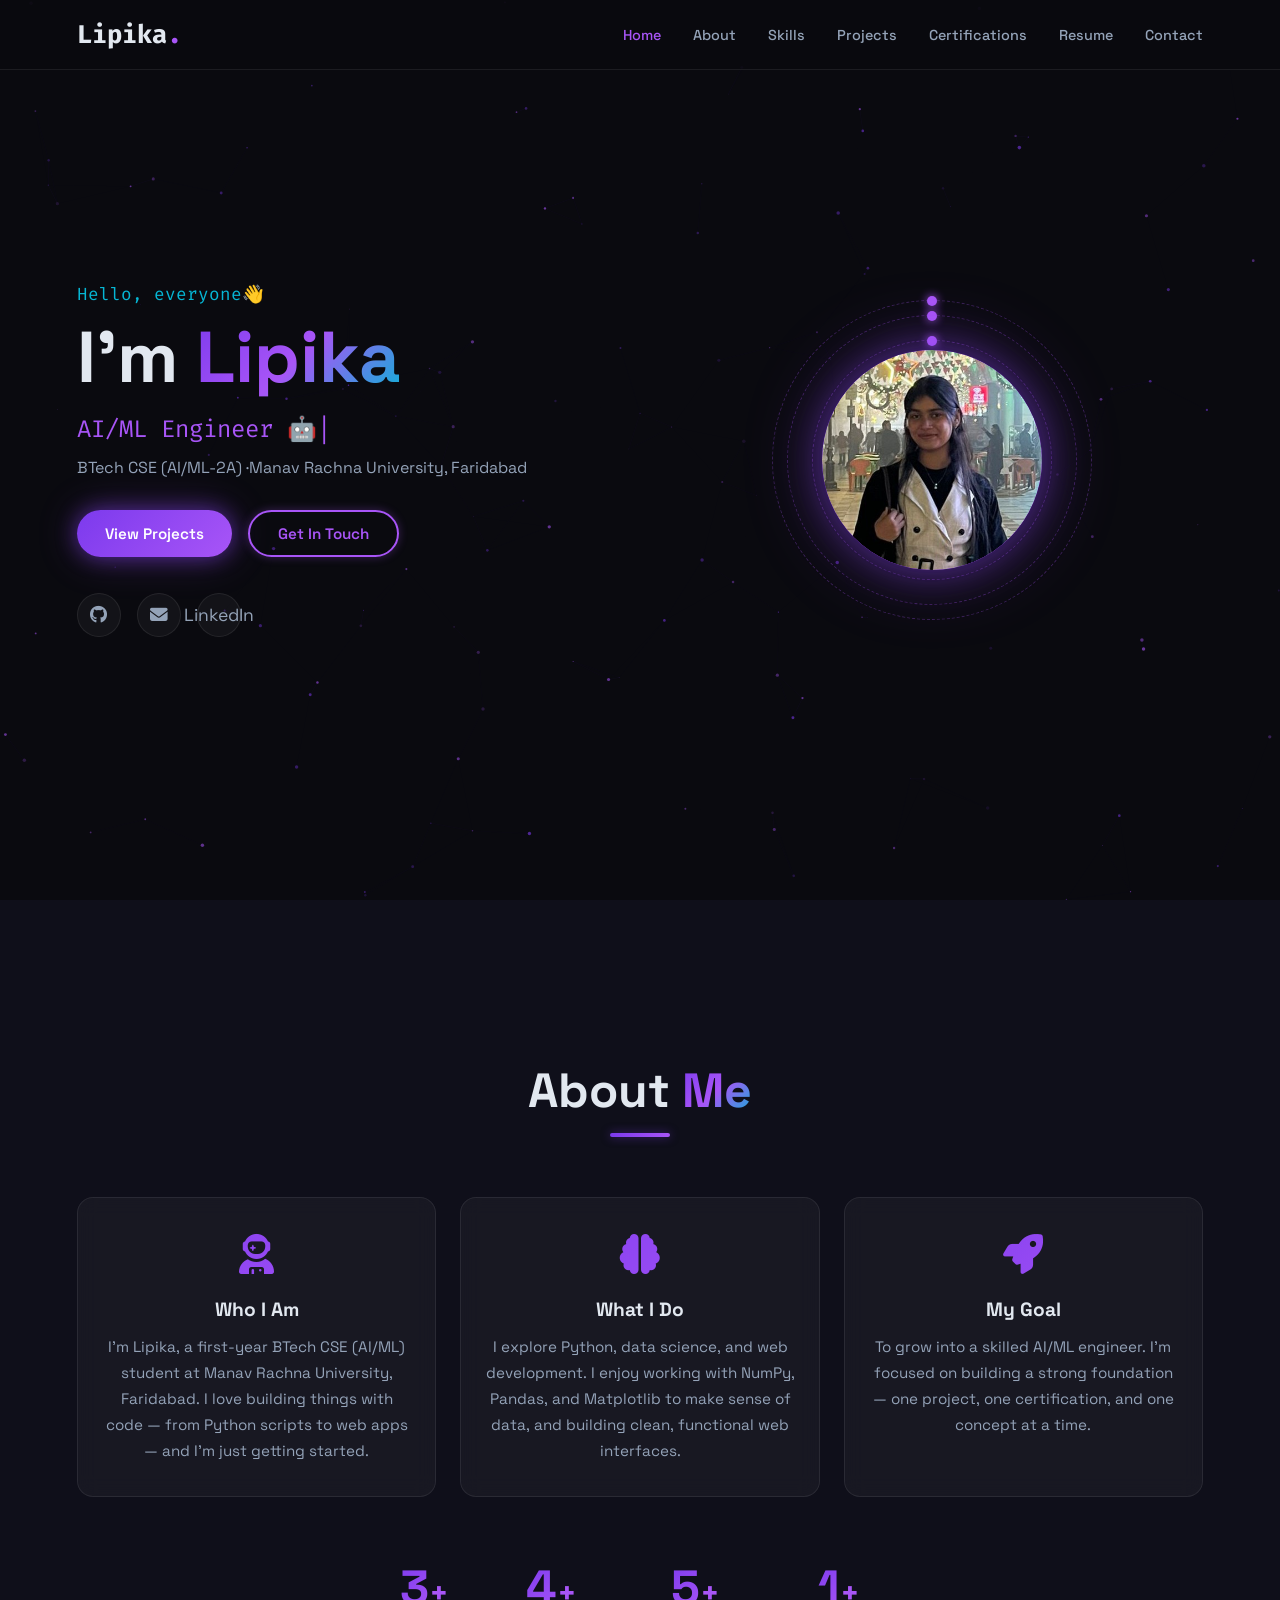
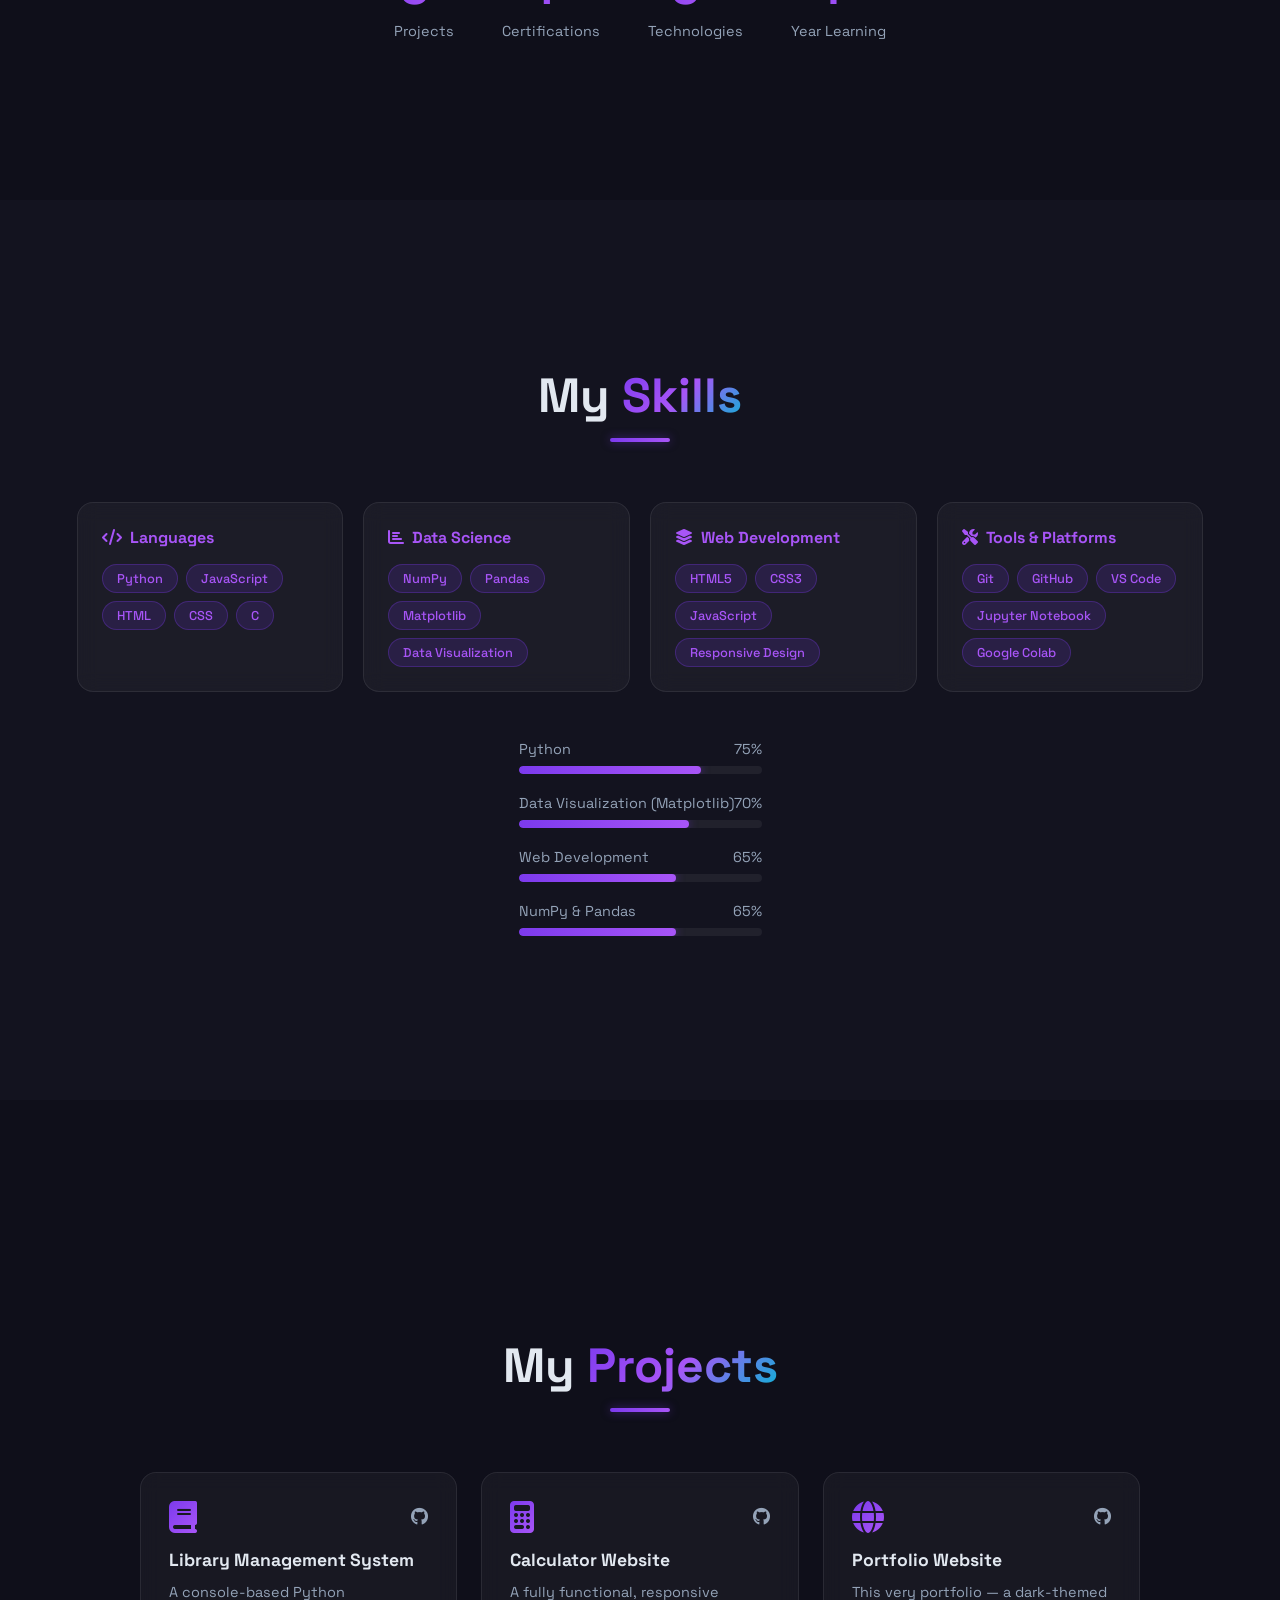
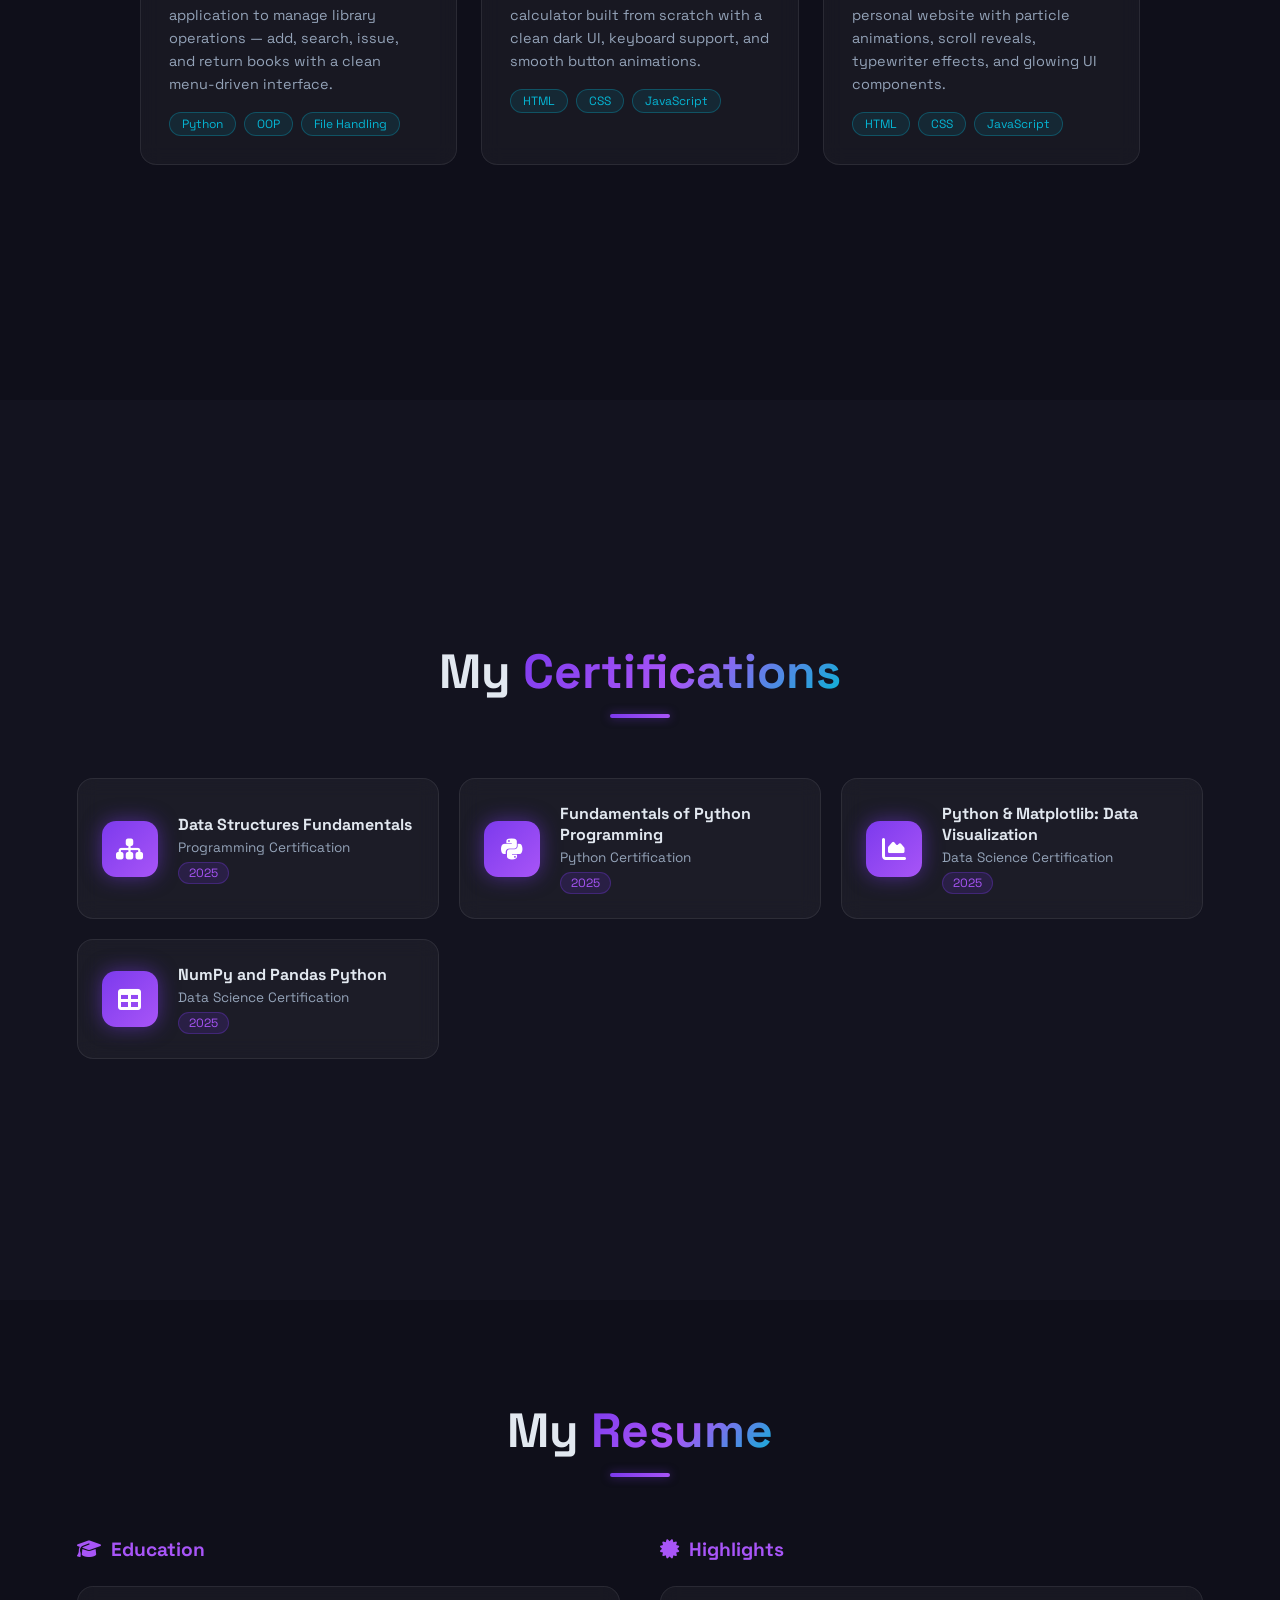
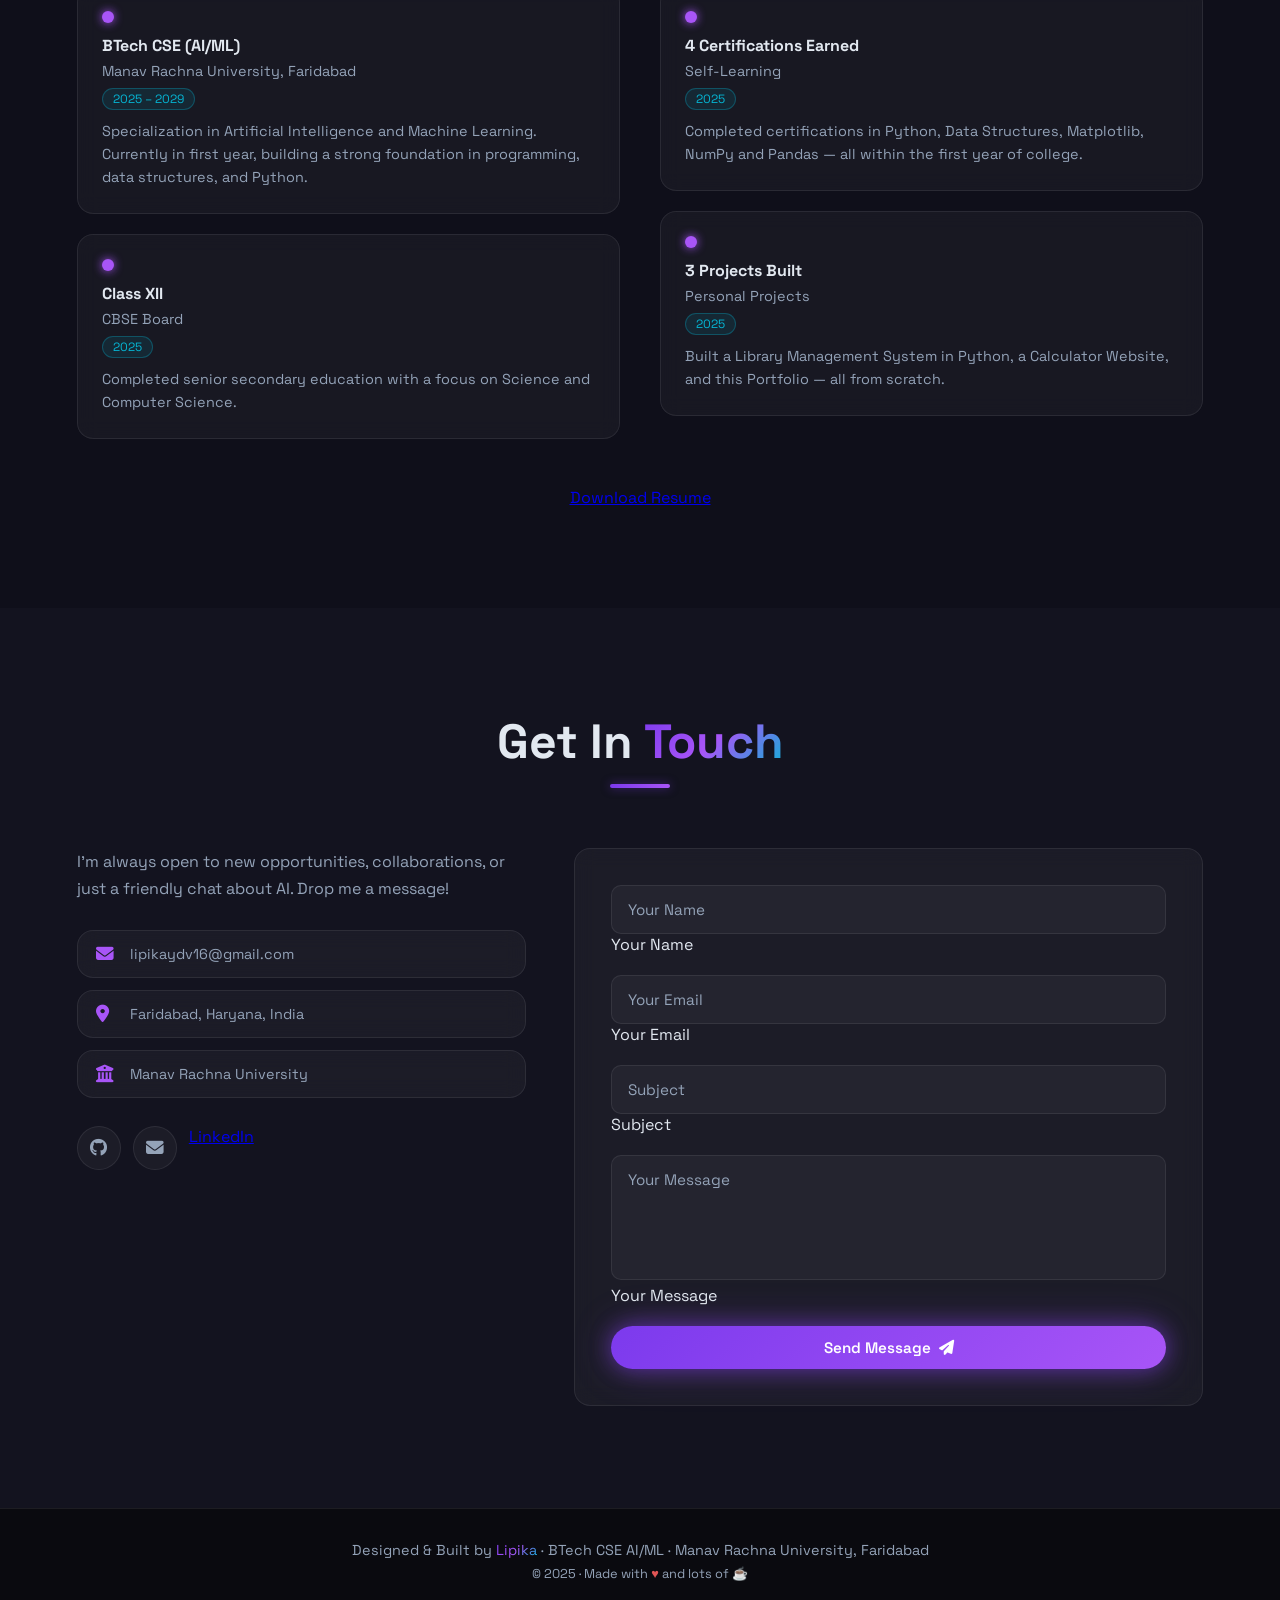
<file: index.html>
<!DOCTYPE html>
<html lang="en">
<head>
  <meta charset="UTF-8" />
  <meta name="viewport" content="width=device-width, initial-scale=1.0"/>
  <title>Lipika | AI/ML Developer</title>
  <link rel="stylesheet" href="style.css" />
  <link href="https://fonts.googleapis.com/css2?family=Space+Grotesk:wght@300;400;500;600;700&family=Fira+Code:wght@400;500&display=swap" rel="stylesheet"/>
  <link rel="stylesheet" href="https://cdnjs.cloudflare.com/ajax/libs/font-awesome/6.5.0/css/all.min.css"/>
</head>
<body>

  <!-- Particle Background -->
  <canvas id="particles"></canvas>

  <!-- Navbar -->
  <nav id="navbar">
    <div class="nav-logo">Lipika<span class="dot">.</span></div>
    <ul class="nav-links">
      <li><a href="#home">Home</a></li>
      <li><a href="#about">About</a></li>
      <li><a href="#skills">Skills</a></li>
      <li><a href="#projects">Projects</a></li>
      <li><a href="#certifications">Certifications</a></li>
      <li><a href="#resume">Resume</a></li>
      <li><a href="#contact">Contact</a></li>
    </ul>
    <div class="hamburger" id="hamburger">
      <span></span><span></span><span></span>
    </div>
  </nav>

  <!-- Home -->
  <section id="home">
    <div class="home-content">
      <p class="greeting">Hello, everyone👋</p>
      <h1 class="name">I'm <span class="highlight">Lipika</span></h1>
      <div class="typewriter-wrap">
        <span class="typewriter" id="typewriter"></span><span class="cursor">|</span>
      </div>
      <p class="sub-text">BTech CSE (AI/ML-2A) ·Manav Rachna University, Faridabad</p>
      <div class="home-btns">
        <a href="#projects" class="btn btn-glow">View Projects</a>
        <a href="#contact" class="btn btn-outline">Get In Touch</a>
      </div>
      <div class="social-links">
        <a href="https://github.com/Lipika1416" target="_blank" rel="noopener" aria-label="GitHub"><i class="fab fa-github"></i></a>
        <a href="mailto:lipikaydv16@gmail.com" aria-label="Email"><i class="fas fa-envelope"></i></a>
        
  <a href="https://www.linkedin.com/in/lipika-yadav-94bb92374/" target="_blank">
    LinkedIn
  </a>

      </div>
    </div>
    <div class="home-visual">
      <div class="avatar-ring">
         <div class="avatar-inner">
    <img src="./Lipika1.jpg" alt="Lipika" class="avatar-photo">
        </div>
        <div class="orbit orbit-1"><div class="orbit-dot"></div></div>
        <div class="orbit orbit-2"><div class="orbit-dot"></div></div>
        <div class="orbit orbit-3"><div class="orbit-dot"></div></div>
      </div>
    </div>
  </section>

  <!-- About -->
  <section id="about">
    <div class="section-header">
      <h2>About <span class="highlight">Me</span></h2>
      <div class="underline"></div>
    </div>
    <div class="about-grid">
      <div class="about-card glass">
        <div class="about-icon"><i class="fas fa-user-astronaut"></i></div>
        <h3>Who I Am</h3>
        <p>I'm Lipika, a first-year BTech CSE (AI/ML) student at Manav Rachna University, Faridabad. I love building things with code — from Python scripts to web apps — and I'm just getting started.</p>
      </div>
      <div class="about-card glass">
        <div class="about-icon"><i class="fas fa-brain"></i></div>
        <h3>What I Do</h3>
        <p>I explore Python, data science, and web development. I enjoy working with NumPy, Pandas, and Matplotlib to make sense of data, and building clean, functional web interfaces.</p>
      </div>
      <div class="about-card glass">
        <div class="about-icon"><i class="fas fa-rocket"></i></div>
        <h3>My Goal</h3>
        <p>To grow into a skilled AI/ML engineer. I'm focused on building a strong foundation — one project, one certification, and one concept at a time.</p>
      </div>
    </div>
    <div class="stats-row">
      <div class="stat-item">
        <span class="stat-num" data-target="3">0</span><span>+</span>
        <p>Projects</p>
      </div>
      <div class="stat-item">
        <span class="stat-num" data-target="4">0</span><span>+</span>
        <p>Certifications</p>
      </div>
      <div class="stat-item">
        <span class="stat-num" data-target="5">0</span><span>+</span>
        <p>Technologies</p>
      </div>
      <div class="stat-item">
        <span class="stat-num" data-target="1">0</span><span>+</span>
        <p>Year Learning</p>
      </div>
    </div>
  </section>

  <!-- Skills -->
  <section id="skills">
    <div class="section-header">
      <h2>My <span class="highlight">Skills</span></h2>
      <div class="underline"></div>
    </div>
    <div class="skills-container">
      <div class="skill-category glass">
        <h3><i class="fas fa-code"></i> Languages</h3>
        <div class="skill-tags">
          <span class="tag">Python</span>
          <span class="tag">JavaScript</span>
          <span class="tag">HTML</span>
          <span class="tag">CSS</span>
          <span class="tag">C</span>
        </div>
      </div>
      <div class="skill-category glass">
        <h3><i class="fas fa-chart-bar"></i> Data Science</h3>
        <div class="skill-tags">
          <span class="tag">NumPy</span>
          <span class="tag">Pandas</span>
          <span class="tag">Matplotlib</span>
          <span class="tag">Data Visualization</span>
        </div>
      </div>
      <div class="skill-category glass">
        <h3><i class="fas fa-layer-group"></i> Web Development</h3>
        <div class="skill-tags">
          <span class="tag">HTML5</span>
          <span class="tag">CSS3</span>
          <span class="tag">JavaScript</span>
          <span class="tag">Responsive Design</span>
        </div>
      </div>
      <div class="skill-category glass">
        <h3><i class="fas fa-tools"></i> Tools & Platforms</h3>
        <div class="skill-tags">
          <span class="tag">Git</span>
          <span class="tag">GitHub</span>
          <span class="tag">VS Code</span>
          <span class="tag">Jupyter Notebook</span>
          <span class="tag">Google Colab</span>
        </div>
      </div>
    </div>
    <div class="skill-bars">
      <div class="bar-item">
        <div class="bar-label"><span>Python</span><span>75%</span></div>
        <div class="bar-track"><div class="bar-fill" data-width="75"></div></div>
      </div>
      <div class="bar-item">
        <div class="bar-label"><span>Data Visualization (Matplotlib)</span><span>70%</span></div>
        <div class="bar-track"><div class="bar-fill" data-width="70"></div></div>
      </div>
      <div class="bar-item">
        <div class="bar-label"><span>Web Development</span><span>65%</span></div>
        <div class="bar-track"><div class="bar-fill" data-width="65"></div></div>
      </div>
      <div class="bar-item">
        <div class="bar-label"><span>NumPy & Pandas</span><span>65%</span></div>
        <div class="bar-track"><div class="bar-fill" data-width="65"></div></div>
      </div>
    </div>
  </section>

  <!-- Projects -->
  <section id="projects">
    <div class="section-header">
      <h2>My <span class="highlight">Projects</span></h2>
      <div class="underline"></div>
    </div>
    <div class="projects-grid">

      <div class="project-card glass">
        <div class="project-top">
          <i class="fas fa-book project-icon"></i>
          <div class="project-links">
            <a href="https://github.com/lipikaydv-labs" target="_blank" rel="noopener" aria-label="GitHub"><i class="fab fa-github"></i></a>
          </div>
        </div>
        <h3>Library Management System</h3>
        <p>A console-based Python application to manage library operations — add, search, issue, and return books with a clean menu-driven interface.</p>
        <div class="project-tags">
          <span>Python</span><span>OOP</span><span>File Handling</span>
        </div>
      </div>

      <div class="project-card glass">
        <div class="project-top">
          <i class="fas fa-calculator project-icon"></i>
          <div class="project-links">
            <a href="https://github.com/lipikaydv-labs" target="_blank" rel="noopener" aria-label="GitHub"><i class="fab fa-github"></i></a>
          </div>
        </div>
        <h3>Calculator Website</h3>
        <p>A fully functional, responsive calculator built from scratch with a clean dark UI, keyboard support, and smooth button animations.</p>
        <div class="project-tags">
          <span>HTML</span><span>CSS</span><span>JavaScript</span>
        </div>
      </div>

      <div class="project-card glass">
        <div class="project-top">
          <i class="fas fa-globe project-icon"></i>
          <div class="project-links">
            <a href="https://github.com/lipikaydv-labs" target="_blank" rel="noopener" aria-label="GitHub"><i class="fab fa-github"></i></a>
          </div>
        </div>
        <h3>Portfolio Website</h3>
        <p>This very portfolio — a dark-themed personal website with particle animations, scroll reveals, typewriter effects, and glowing UI components.</p>
        <div class="project-tags">
          <span>HTML</span><span>CSS</span><span>JavaScript</span>
        </div>
      </div>

    </div>
  </section>

  <!-- Certifications -->
  <section id="certifications">
    <div class="section-header">
      <h2>My <span class="highlight">Certifications</span></h2>
      <div class="underline"></div>
    </div>
    <div class="cert-grid">

      <div class="cert-card glass">
        <div class="cert-badge"><i class="fas fa-sitemap"></i></div>
        <div class="cert-info">
          <h3>Data Structures Fundamentals</h3>
          <p>Programming Certification</p>
          <span class="cert-year">2025</span>
        </div>
      </div>

      <div class="cert-card glass">
        <div class="cert-badge"><i class="fab fa-python"></i></div>
        <div class="cert-info">
          <h3>Fundamentals of Python Programming</h3>
          <p>Python Certification</p>
          <span class="cert-year">2025</span>
        </div>
      </div>

      <div class="cert-card glass">
        <div class="cert-badge"><i class="fas fa-chart-area"></i></div>
        <div class="cert-info">
          <h3>Python & Matplotlib: Data Visualization</h3>
          <p>Data Science Certification</p>
          <span class="cert-year">2025</span>
        </div>
      </div>

      <div class="cert-card glass">
        <div class="cert-badge"><i class="fas fa-table"></i></div>
        <div class="cert-info">
          <h3>NumPy and Pandas Python</h3>
          <p>Data Science Certification</p>
          <span class="cert-year">2025</span>
        </div>
      </div>

    </div>
  </section>

  <!-- Resume -->
  <section id="resume">
    <div class="section-header">
      <h2>My <span class="highlight">Resume</span></h2>
      <div class="underline"></div>
    </div>
    <div class="resume-content">
      <div class="resume-col">
        <h3 class="resume-col-title"><i class="fas fa-graduation-cap"></i> Education</h3>
        <div class="timeline">
          <div class="timeline-item glass">
            <div class="timeline-dot"></div>
            <h4>BTech CSE (AI/ML)</h4>
            <p class="timeline-place">Manav Rachna University, Faridabad</p>
            <span class="timeline-year">2025 – 2029</span>
            <p>Specialization in Artificial Intelligence and Machine Learning. Currently in first year, building a strong foundation in programming, data structures, and Python.</p>
          </div>
          <div class="timeline-item glass">
            <div class="timeline-dot"></div>
            <h4>Class XII</h4>
            <p class="timeline-place">CBSE Board</p>
            <span class="timeline-year">2025</span>
            <p>Completed senior secondary education with a focus on Science and Computer Science.</p>
          </div>
        </div>
      </div>
      <div class="resume-col">
        <h3 class="resume-col-title"><i class="fas fa-certificate"></i> Highlights</h3>
        <div class="timeline">
          <div class="timeline-item glass">
            <div class="timeline-dot"></div>
            <h4>4 Certifications Earned</h4>
            <p class="timeline-place">Self-Learning</p>
            <span class="timeline-year">2025</span>
            <p>Completed certifications in Python, Data Structures, Matplotlib, NumPy and Pandas — all within the first year of college.</p>
          </div>
          <div class="timeline-item glass">
            <div class="timeline-dot"></div>
            <h4>3 Projects Built</h4>
            <p class="timeline-place">Personal Projects</p>
            <span class="timeline-year">2025</span>
            <p>Built a Library Management System in Python, a Calculator Website, and this Portfolio — all from scratch.</p>
          </div>
        </div>
      </div>
    </div>
    <div class="resume-download">
  <a href="resume.pdf" download target="_blank">
  Download Resume
</a>
    </div>
  </section>

  <!-- Contact -->
  <section id="contact">
    <div class="section-header">
      <h2>Get In <span class="highlight">Touch</span></h2>
      <div class="underline"></div>
    </div>
    <div class="contact-wrapper">
      <div class="contact-info">
        <p class="contact-intro">I'm always open to new opportunities, collaborations, or just a friendly chat about AI. Drop me a message!</p>
        <div class="contact-items">
          <div class="contact-item glass">
            <i class="fas fa-envelope"></i>
            <span>lipikaydv16@gmail.com</span>
          </div>
          <div class="contact-item glass">
            <i class="fas fa-map-marker-alt"></i>
            <span>Faridabad, Haryana, India</span>
          </div>
          <div class="contact-item glass">
            <i class="fas fa-university"></i>
            <span>Manav Rachna University</span>
          </div>
        </div>
        <div class="contact-socials">
          <a href="https://github.com/lipikaydv-labs" target="_blank" rel="noopener" class="social-btn" aria-label="GitHub"><i class="fab fa-github"></i></a>
          <a href="mailto:lipikaydv16@gmail.com" class="social-btn" aria-label="Email"><i class="fas fa-envelope"></i></a>
          <a href="https://www.linkedin.com/in/lipika-yadav-94bb92374/" target="_blank">
             LinkedIn
          </a>
        </div>
      </div>
      <form class="contact-form glass" id="contactForm">
        <div class="form-group">
          <input type="text" placeholder="Your Name" required />
          <label>Your Name</label>
        </div>
        <div class="form-group">
          <input type="email" placeholder="Your Email" required />
          <label>Your Email</label>
        </div>
        <div class="form-group">
          <input type="text" placeholder="Subject" />
          <label>Subject</label>
        </div>
        <div class="form-group">
          <textarea rows="5" placeholder="Your Message" required></textarea>
          <label>Your Message</label>
        </div>
        <button type="submit" class="btn btn-glow full-width">Send Message <i class="fas fa-paper-plane"></i></button>
      </form>
    </div>
  </section>

  <!-- Footer -->
  <footer>
    <p>Designed & Built by <span class="highlight">Lipika</span> · BTech CSE AI/ML · Manav Rachna University, Faridabad</p>
    <p class="footer-sub">© 2025 · Made with <span style="color:#e25555">♥</span> and lots of ☕</p>
  </footer>

  <script src="script.js"></script>
</body>
</html>
</file>
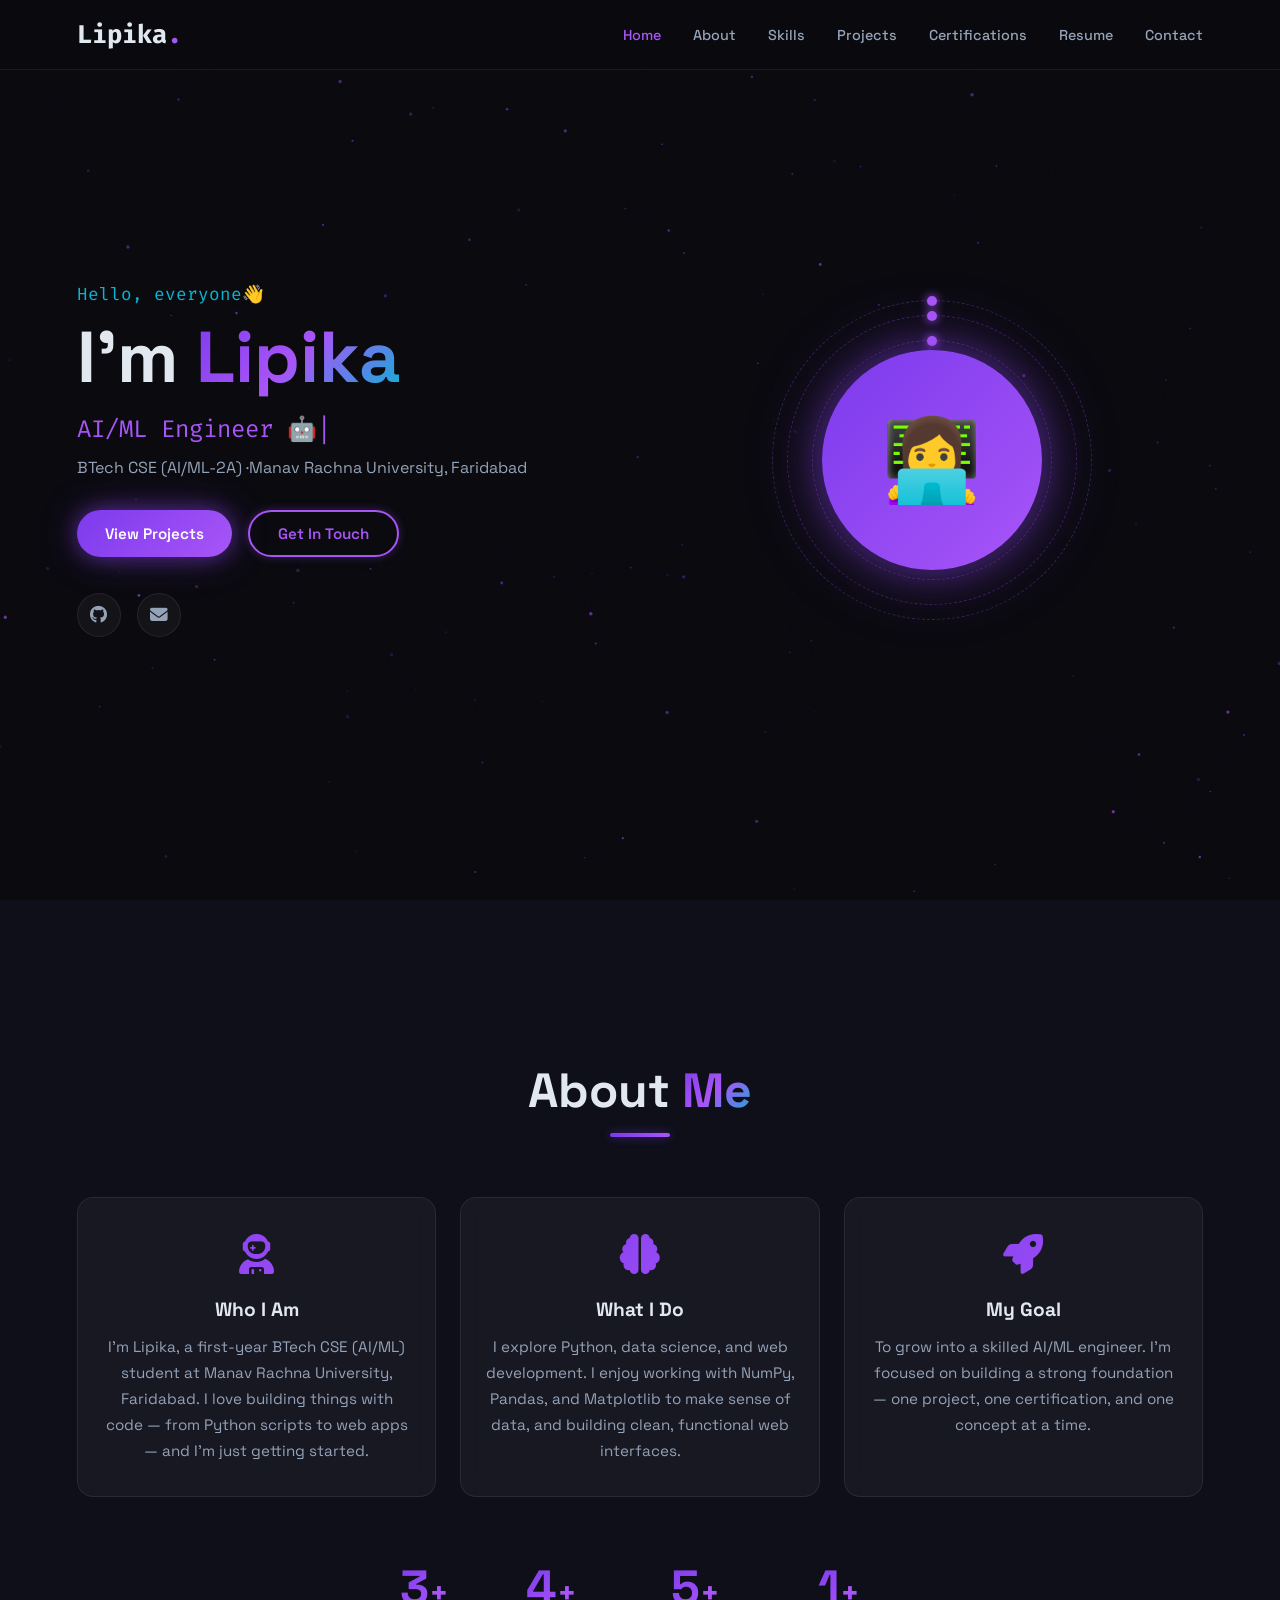
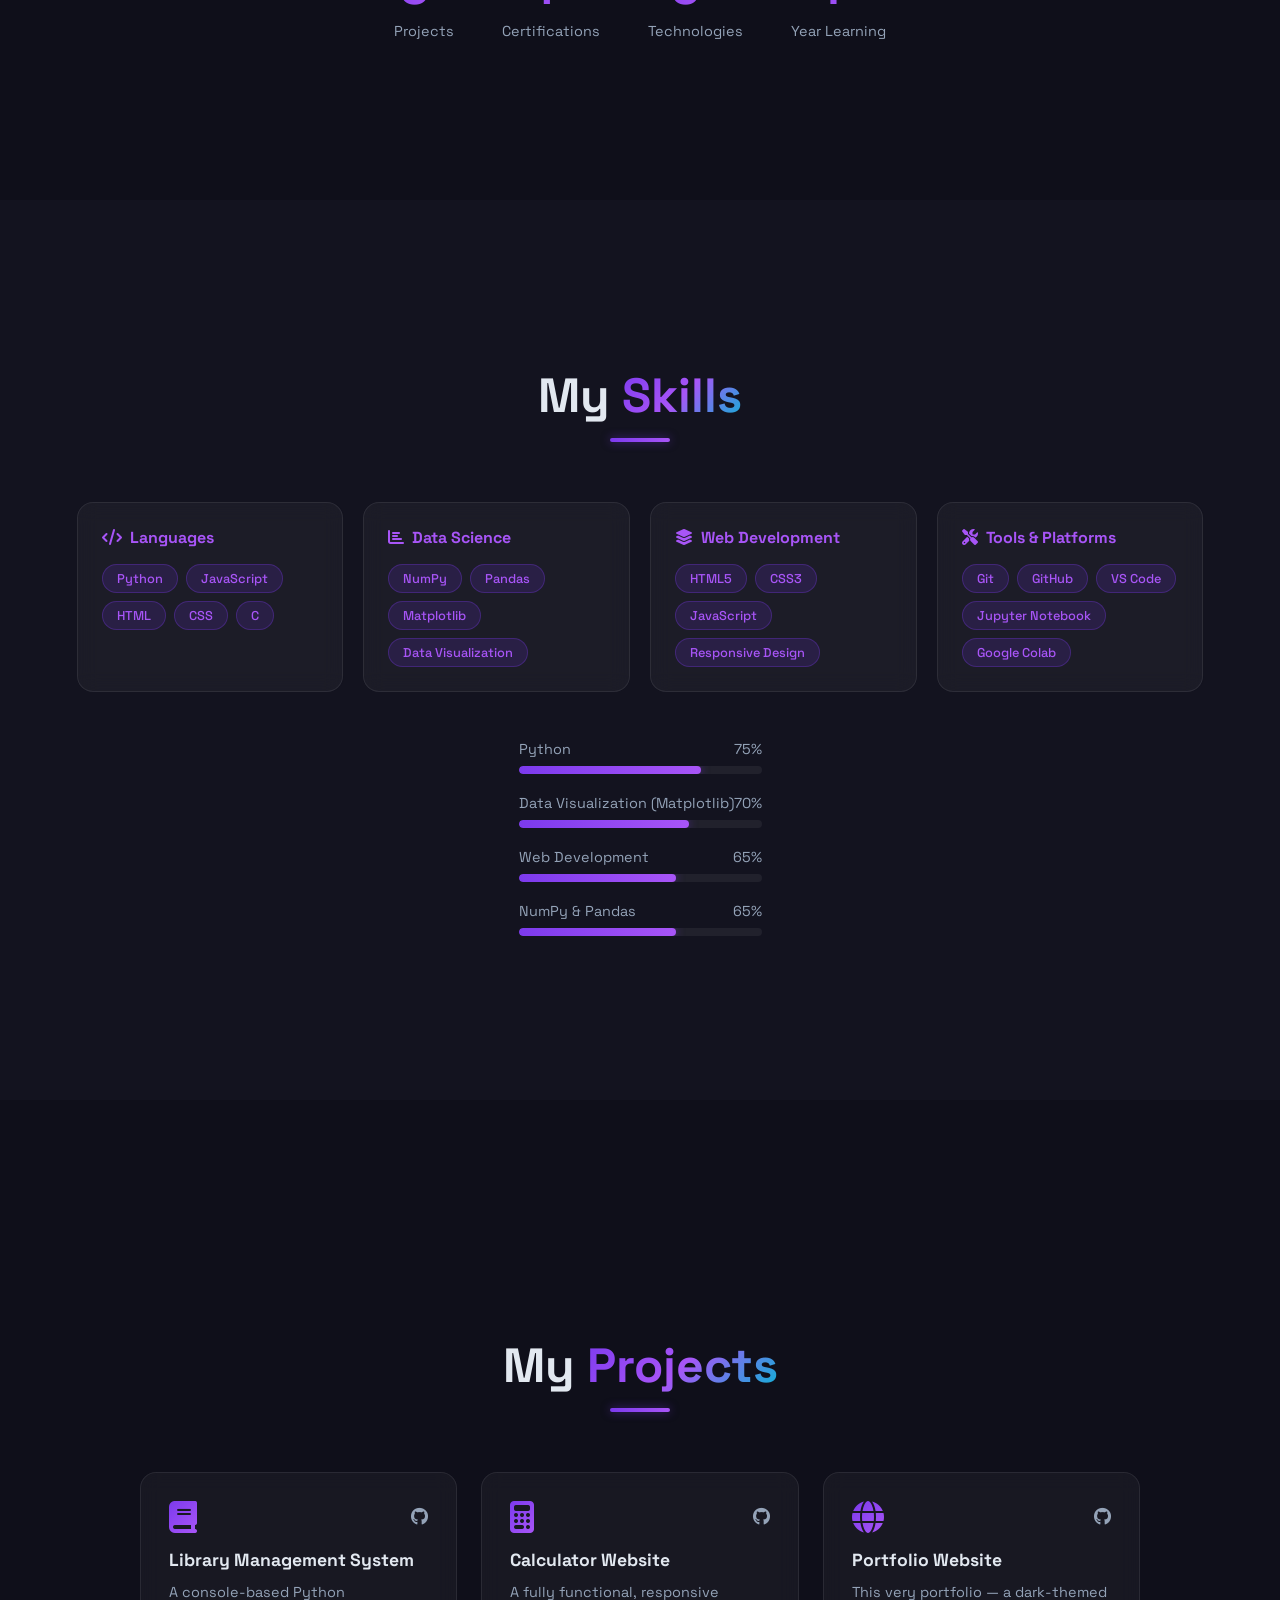
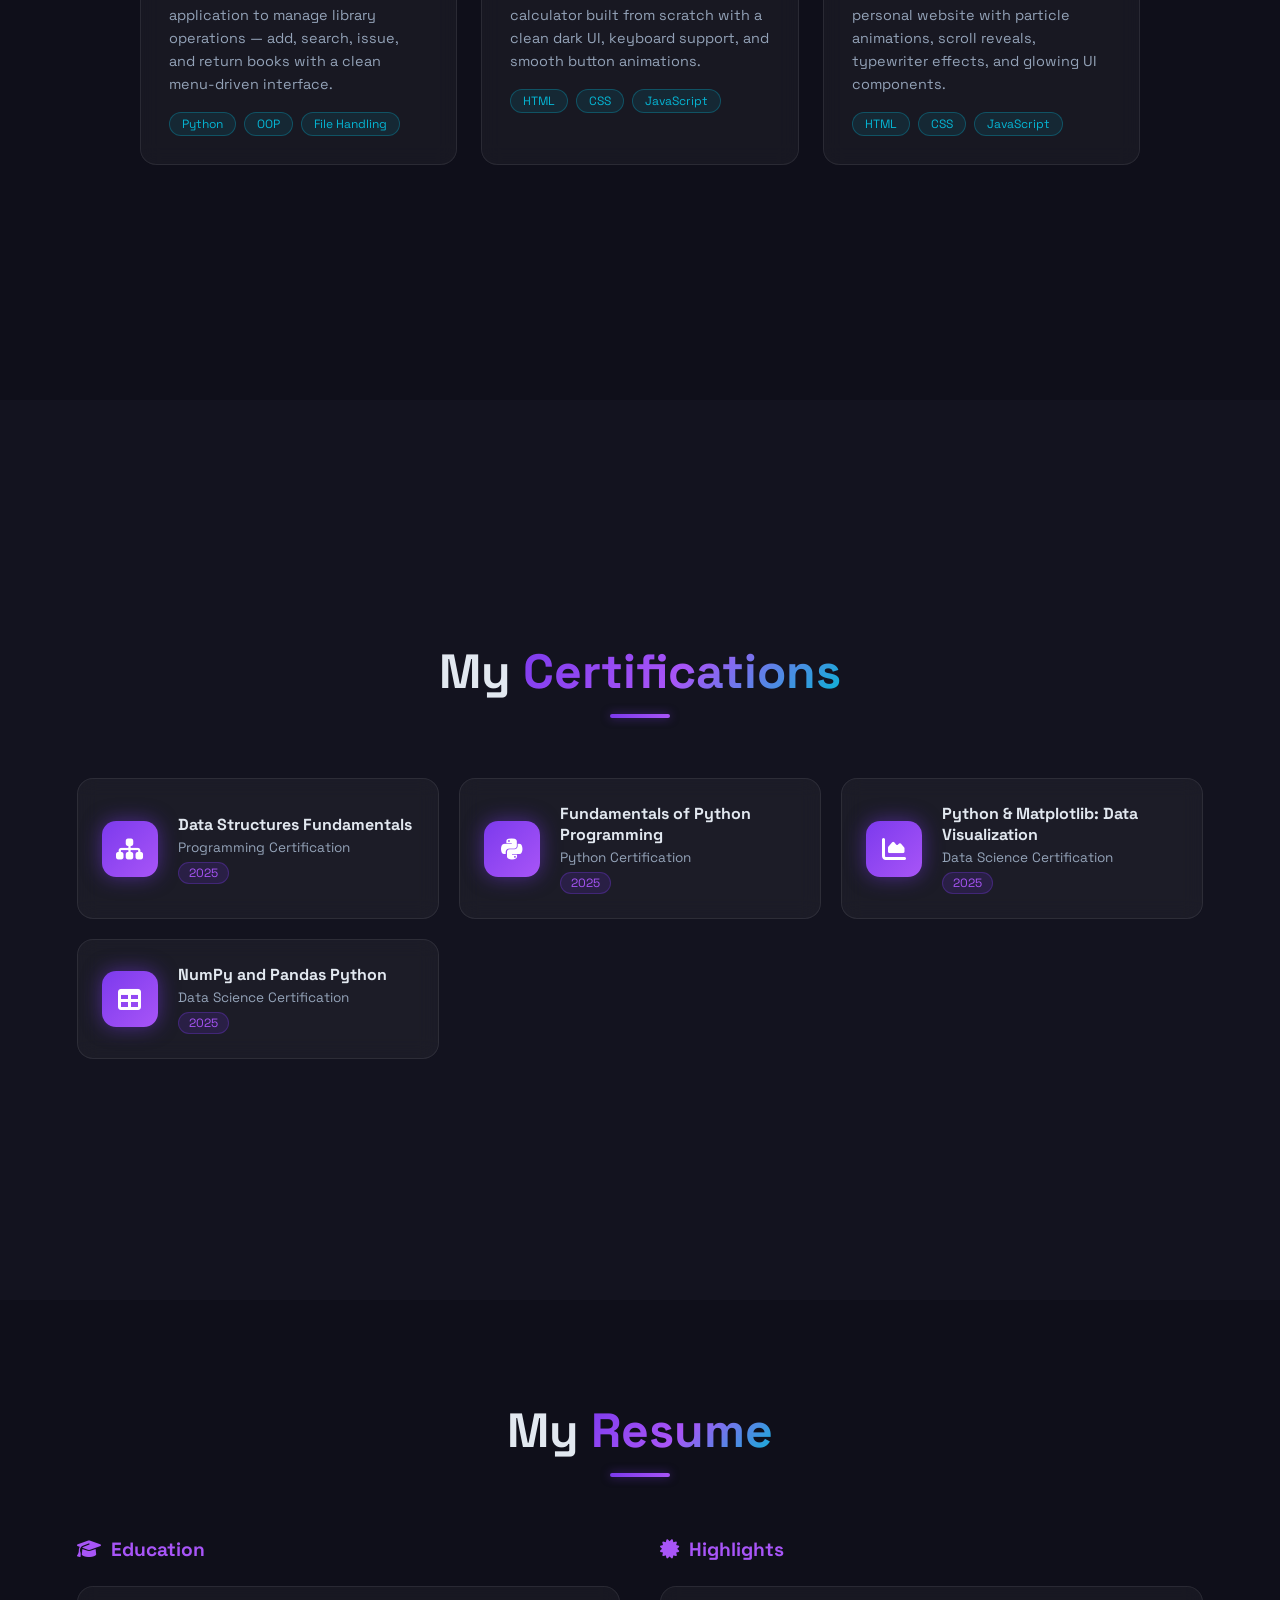
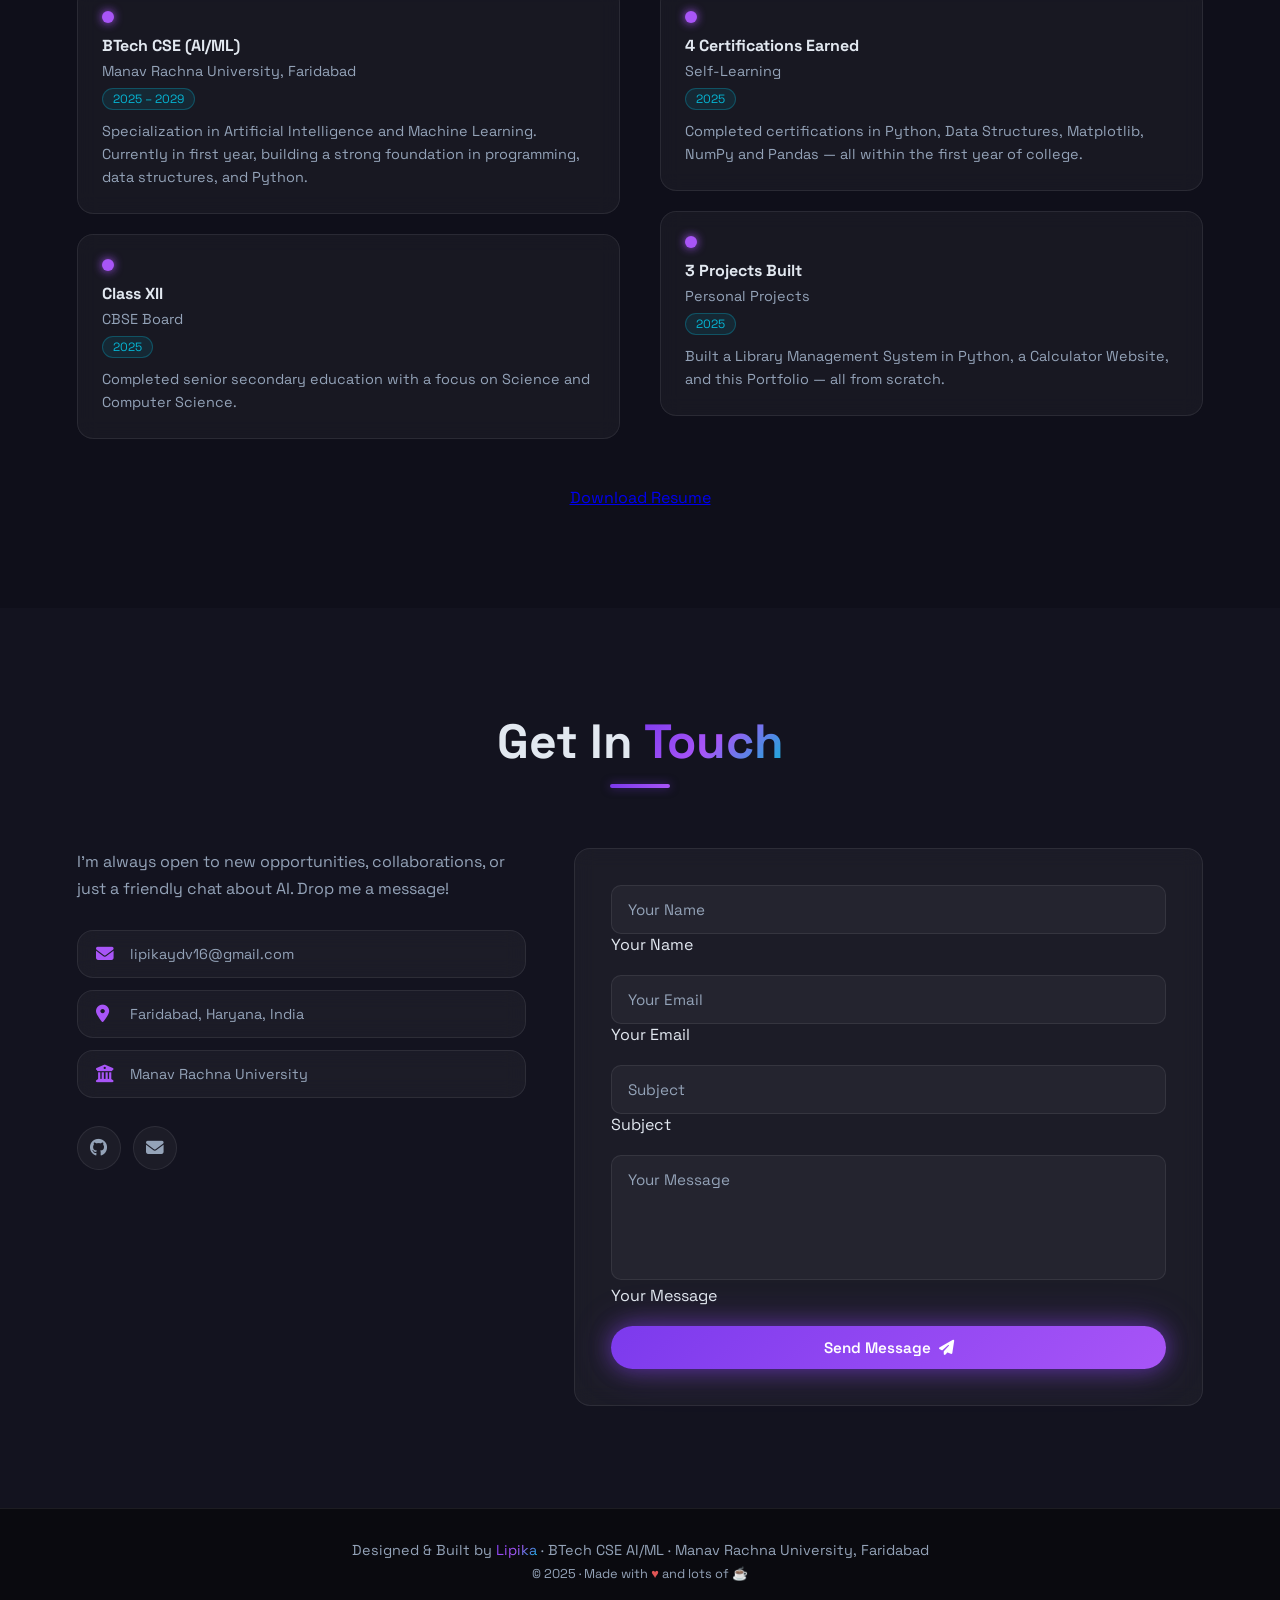
<file: index.html.html>
<!DOCTYPE html>
<html lang="en">
<head>
  <meta charset="UTF-8" />
  <meta name="viewport" content="width=device-width, initial-scale=1.0"/>
  <title>Lipika | AI/ML Developer</title>
  <link rel="stylesheet" href="style.css" />
  <link href="https://fonts.googleapis.com/css2?family=Space+Grotesk:wght@300;400;500;600;700&family=Fira+Code:wght@400;500&display=swap" rel="stylesheet"/>
  <link rel="stylesheet" href="https://cdnjs.cloudflare.com/ajax/libs/font-awesome/6.5.0/css/all.min.css"/>
</head>
<body>

  <!-- Particle Background -->
  <canvas id="particles"></canvas>

  <!-- Navbar -->
  <nav id="navbar">
    <div class="nav-logo">Lipika<span class="dot">.</span></div>
    <ul class="nav-links">
      <li><a href="#home">Home</a></li>
      <li><a href="#about">About</a></li>
      <li><a href="#skills">Skills</a></li>
      <li><a href="#projects">Projects</a></li>
      <li><a href="#certifications">Certifications</a></li>
      <li><a href="#resume">Resume</a></li>
      <li><a href="#contact">Contact</a></li>
    </ul>
    <div class="hamburger" id="hamburger">
      <span></span><span></span><span></span>
    </div>
  </nav>

  <!-- Home -->
  <section id="home">
    <div class="home-content">
      <p class="greeting">Hello, everyone👋</p>
      <h1 class="name">I'm <span class="highlight">Lipika</span></h1>
      <div class="typewriter-wrap">
        <span class="typewriter" id="typewriter"></span><span class="cursor">|</span>
      </div>
      <p class="sub-text">BTech CSE (AI/ML-2A) ·Manav Rachna University, Faridabad</p>
      <div class="home-btns">
        <a href="#projects" class="btn btn-glow">View Projects</a>
        <a href="#contact" class="btn btn-outline">Get In Touch</a>
      </div>
      <div class="social-links">
        <a href="https://github.com/lipikaydv-labs" target="_blank" rel="noopener" aria-label="GitHub"><i class="fab fa-github"></i></a>
        <a href="mailto:lipikaydv16@gmail.com" aria-label="Email"><i class="fas fa-envelope"></i></a>
      </div>
    </div>
    <div class="home-visual">
      <div class="avatar-ring">
        <div class="avatar-inner">
          <span class="avatar-emoji">👩‍💻</span>
        </div>
        <div class="orbit orbit-1"><div class="orbit-dot"></div></div>
        <div class="orbit orbit-2"><div class="orbit-dot"></div></div>
        <div class="orbit orbit-3"><div class="orbit-dot"></div></div>
      </div>
    </div>
  </section>

  <!-- About -->
  <section id="about">
    <div class="section-header">
      <h2>About <span class="highlight">Me</span></h2>
      <div class="underline"></div>
    </div>
    <div class="about-grid">
      <div class="about-card glass">
        <div class="about-icon"><i class="fas fa-user-astronaut"></i></div>
        <h3>Who I Am</h3>
        <p>I'm Lipika, a first-year BTech CSE (AI/ML) student at Manav Rachna University, Faridabad. I love building things with code — from Python scripts to web apps — and I'm just getting started.</p>
      </div>
      <div class="about-card glass">
        <div class="about-icon"><i class="fas fa-brain"></i></div>
        <h3>What I Do</h3>
        <p>I explore Python, data science, and web development. I enjoy working with NumPy, Pandas, and Matplotlib to make sense of data, and building clean, functional web interfaces.</p>
      </div>
      <div class="about-card glass">
        <div class="about-icon"><i class="fas fa-rocket"></i></div>
        <h3>My Goal</h3>
        <p>To grow into a skilled AI/ML engineer. I'm focused on building a strong foundation — one project, one certification, and one concept at a time.</p>
      </div>
    </div>
    <div class="stats-row">
      <div class="stat-item">
        <span class="stat-num" data-target="3">0</span><span>+</span>
        <p>Projects</p>
      </div>
      <div class="stat-item">
        <span class="stat-num" data-target="4">0</span><span>+</span>
        <p>Certifications</p>
      </div>
      <div class="stat-item">
        <span class="stat-num" data-target="5">0</span><span>+</span>
        <p>Technologies</p>
      </div>
      <div class="stat-item">
        <span class="stat-num" data-target="1">0</span><span>+</span>
        <p>Year Learning</p>
      </div>
    </div>
  </section>

  <!-- Skills -->
  <section id="skills">
    <div class="section-header">
      <h2>My <span class="highlight">Skills</span></h2>
      <div class="underline"></div>
    </div>
    <div class="skills-container">
      <div class="skill-category glass">
        <h3><i class="fas fa-code"></i> Languages</h3>
        <div class="skill-tags">
          <span class="tag">Python</span>
          <span class="tag">JavaScript</span>
          <span class="tag">HTML</span>
          <span class="tag">CSS</span>
          <span class="tag">C</span>
        </div>
      </div>
      <div class="skill-category glass">
        <h3><i class="fas fa-chart-bar"></i> Data Science</h3>
        <div class="skill-tags">
          <span class="tag">NumPy</span>
          <span class="tag">Pandas</span>
          <span class="tag">Matplotlib</span>
          <span class="tag">Data Visualization</span>
        </div>
      </div>
      <div class="skill-category glass">
        <h3><i class="fas fa-layer-group"></i> Web Development</h3>
        <div class="skill-tags">
          <span class="tag">HTML5</span>
          <span class="tag">CSS3</span>
          <span class="tag">JavaScript</span>
          <span class="tag">Responsive Design</span>
        </div>
      </div>
      <div class="skill-category glass">
        <h3><i class="fas fa-tools"></i> Tools & Platforms</h3>
        <div class="skill-tags">
          <span class="tag">Git</span>
          <span class="tag">GitHub</span>
          <span class="tag">VS Code</span>
          <span class="tag">Jupyter Notebook</span>
          <span class="tag">Google Colab</span>
        </div>
      </div>
    </div>
    <div class="skill-bars">
      <div class="bar-item">
        <div class="bar-label"><span>Python</span><span>75%</span></div>
        <div class="bar-track"><div class="bar-fill" data-width="75"></div></div>
      </div>
      <div class="bar-item">
        <div class="bar-label"><span>Data Visualization (Matplotlib)</span><span>70%</span></div>
        <div class="bar-track"><div class="bar-fill" data-width="70"></div></div>
      </div>
      <div class="bar-item">
        <div class="bar-label"><span>Web Development</span><span>65%</span></div>
        <div class="bar-track"><div class="bar-fill" data-width="65"></div></div>
      </div>
      <div class="bar-item">
        <div class="bar-label"><span>NumPy & Pandas</span><span>65%</span></div>
        <div class="bar-track"><div class="bar-fill" data-width="65"></div></div>
      </div>
    </div>
  </section>

  <!-- Projects -->
  <section id="projects">
    <div class="section-header">
      <h2>My <span class="highlight">Projects</span></h2>
      <div class="underline"></div>
    </div>
    <div class="projects-grid">

      <div class="project-card glass">
        <div class="project-top">
          <i class="fas fa-book project-icon"></i>
          <div class="project-links">
            <a href="https://github.com/lipikaydv-labs" target="_blank" rel="noopener" aria-label="GitHub"><i class="fab fa-github"></i></a>
          </div>
        </div>
        <h3>Library Management System</h3>
        <p>A console-based Python application to manage library operations — add, search, issue, and return books with a clean menu-driven interface.</p>
        <div class="project-tags">
          <span>Python</span><span>OOP</span><span>File Handling</span>
        </div>
      </div>

      <div class="project-card glass">
        <div class="project-top">
          <i class="fas fa-calculator project-icon"></i>
          <div class="project-links">
            <a href="https://github.com/lipikaydv-labs" target="_blank" rel="noopener" aria-label="GitHub"><i class="fab fa-github"></i></a>
          </div>
        </div>
        <h3>Calculator Website</h3>
        <p>A fully functional, responsive calculator built from scratch with a clean dark UI, keyboard support, and smooth button animations.</p>
        <div class="project-tags">
          <span>HTML</span><span>CSS</span><span>JavaScript</span>
        </div>
      </div>

      <div class="project-card glass">
        <div class="project-top">
          <i class="fas fa-globe project-icon"></i>
          <div class="project-links">
            <a href="https://github.com/lipikaydv-labs" target="_blank" rel="noopener" aria-label="GitHub"><i class="fab fa-github"></i></a>
          </div>
        </div>
        <h3>Portfolio Website</h3>
        <p>This very portfolio — a dark-themed personal website with particle animations, scroll reveals, typewriter effects, and glowing UI components.</p>
        <div class="project-tags">
          <span>HTML</span><span>CSS</span><span>JavaScript</span>
        </div>
      </div>

    </div>
  </section>

  <!-- Certifications -->
  <section id="certifications">
    <div class="section-header">
      <h2>My <span class="highlight">Certifications</span></h2>
      <div class="underline"></div>
    </div>
    <div class="cert-grid">

      <div class="cert-card glass">
        <div class="cert-badge"><i class="fas fa-sitemap"></i></div>
        <div class="cert-info">
          <h3>Data Structures Fundamentals</h3>
          <p>Programming Certification</p>
          <span class="cert-year">2025</span>
        </div>
      </div>

      <div class="cert-card glass">
        <div class="cert-badge"><i class="fab fa-python"></i></div>
        <div class="cert-info">
          <h3>Fundamentals of Python Programming</h3>
          <p>Python Certification</p>
          <span class="cert-year">2025</span>
        </div>
      </div>

      <div class="cert-card glass">
        <div class="cert-badge"><i class="fas fa-chart-area"></i></div>
        <div class="cert-info">
          <h3>Python & Matplotlib: Data Visualization</h3>
          <p>Data Science Certification</p>
          <span class="cert-year">2025</span>
        </div>
      </div>

      <div class="cert-card glass">
        <div class="cert-badge"><i class="fas fa-table"></i></div>
        <div class="cert-info">
          <h3>NumPy and Pandas Python</h3>
          <p>Data Science Certification</p>
          <span class="cert-year">2025</span>
        </div>
      </div>

    </div>
  </section>

  <!-- Resume -->
  <section id="resume">
    <div class="section-header">
      <h2>My <span class="highlight">Resume</span></h2>
      <div class="underline"></div>
    </div>
    <div class="resume-content">
      <div class="resume-col">
        <h3 class="resume-col-title"><i class="fas fa-graduation-cap"></i> Education</h3>
        <div class="timeline">
          <div class="timeline-item glass">
            <div class="timeline-dot"></div>
            <h4>BTech CSE (AI/ML)</h4>
            <p class="timeline-place">Manav Rachna University, Faridabad</p>
            <span class="timeline-year">2025 – 2029</span>
            <p>Specialization in Artificial Intelligence and Machine Learning. Currently in first year, building a strong foundation in programming, data structures, and Python.</p>
          </div>
          <div class="timeline-item glass">
            <div class="timeline-dot"></div>
            <h4>Class XII</h4>
            <p class="timeline-place">CBSE Board</p>
            <span class="timeline-year">2025</span>
            <p>Completed senior secondary education with a focus on Science and Computer Science.</p>
          </div>
        </div>
      </div>
      <div class="resume-col">
        <h3 class="resume-col-title"><i class="fas fa-certificate"></i> Highlights</h3>
        <div class="timeline">
          <div class="timeline-item glass">
            <div class="timeline-dot"></div>
            <h4>4 Certifications Earned</h4>
            <p class="timeline-place">Self-Learning</p>
            <span class="timeline-year">2025</span>
            <p>Completed certifications in Python, Data Structures, Matplotlib, NumPy and Pandas — all within the first year of college.</p>
          </div>
          <div class="timeline-item glass">
            <div class="timeline-dot"></div>
            <h4>3 Projects Built</h4>
            <p class="timeline-place">Personal Projects</p>
            <span class="timeline-year">2025</span>
            <p>Built a Library Management System in Python, a Calculator Website, and this Portfolio — all from scratch.</p>
          </div>
        </div>
      </div>
    </div>
    <div class="resume-download">
  <a href="resume.pdf" download target="_blank">
  Download Resume
</a>
    </div>
  </section>

  <!-- Contact -->
  <section id="contact">
    <div class="section-header">
      <h2>Get In <span class="highlight">Touch</span></h2>
      <div class="underline"></div>
    </div>
    <div class="contact-wrapper">
      <div class="contact-info">
        <p class="contact-intro">I'm always open to new opportunities, collaborations, or just a friendly chat about AI. Drop me a message!</p>
        <div class="contact-items">
          <div class="contact-item glass">
            <i class="fas fa-envelope"></i>
            <span>lipikaydv16@gmail.com</span>
          </div>
          <div class="contact-item glass">
            <i class="fas fa-map-marker-alt"></i>
            <span>Faridabad, Haryana, India</span>
          </div>
          <div class="contact-item glass">
            <i class="fas fa-university"></i>
            <span>Manav Rachna University</span>
          </div>
        </div>
        <div class="contact-socials">
          <a href="https://github.com/lipikaydv-labs" target="_blank" rel="noopener" class="social-btn" aria-label="GitHub"><i class="fab fa-github"></i></a>
          <a href="mailto:lipikaydv16@gmail.com" class="social-btn" aria-label="Email"><i class="fas fa-envelope"></i></a>
        </div>
      </div>
      <form class="contact-form glass" id="contactForm">
        <div class="form-group">
          <input type="text" placeholder="Your Name" required />
          <label>Your Name</label>
        </div>
        <div class="form-group">
          <input type="email" placeholder="Your Email" required />
          <label>Your Email</label>
        </div>
        <div class="form-group">
          <input type="text" placeholder="Subject" />
          <label>Subject</label>
        </div>
        <div class="form-group">
          <textarea rows="5" placeholder="Your Message" required></textarea>
          <label>Your Message</label>
        </div>
        <button type="submit" class="btn btn-glow full-width">Send Message <i class="fas fa-paper-plane"></i></button>
      </form>
    </div>
  </section>

  <!-- Footer -->
  <footer>
    <p>Designed & Built by <span class="highlight">Lipika</span> · BTech CSE AI/ML · Manav Rachna University, Faridabad</p>
    <p class="footer-sub">© 2025 · Made with <span style="color:#e25555">♥</span> and lots of ☕</p>
  </footer>

  <script src="script.js"></script>
</body>
</html>
</file>
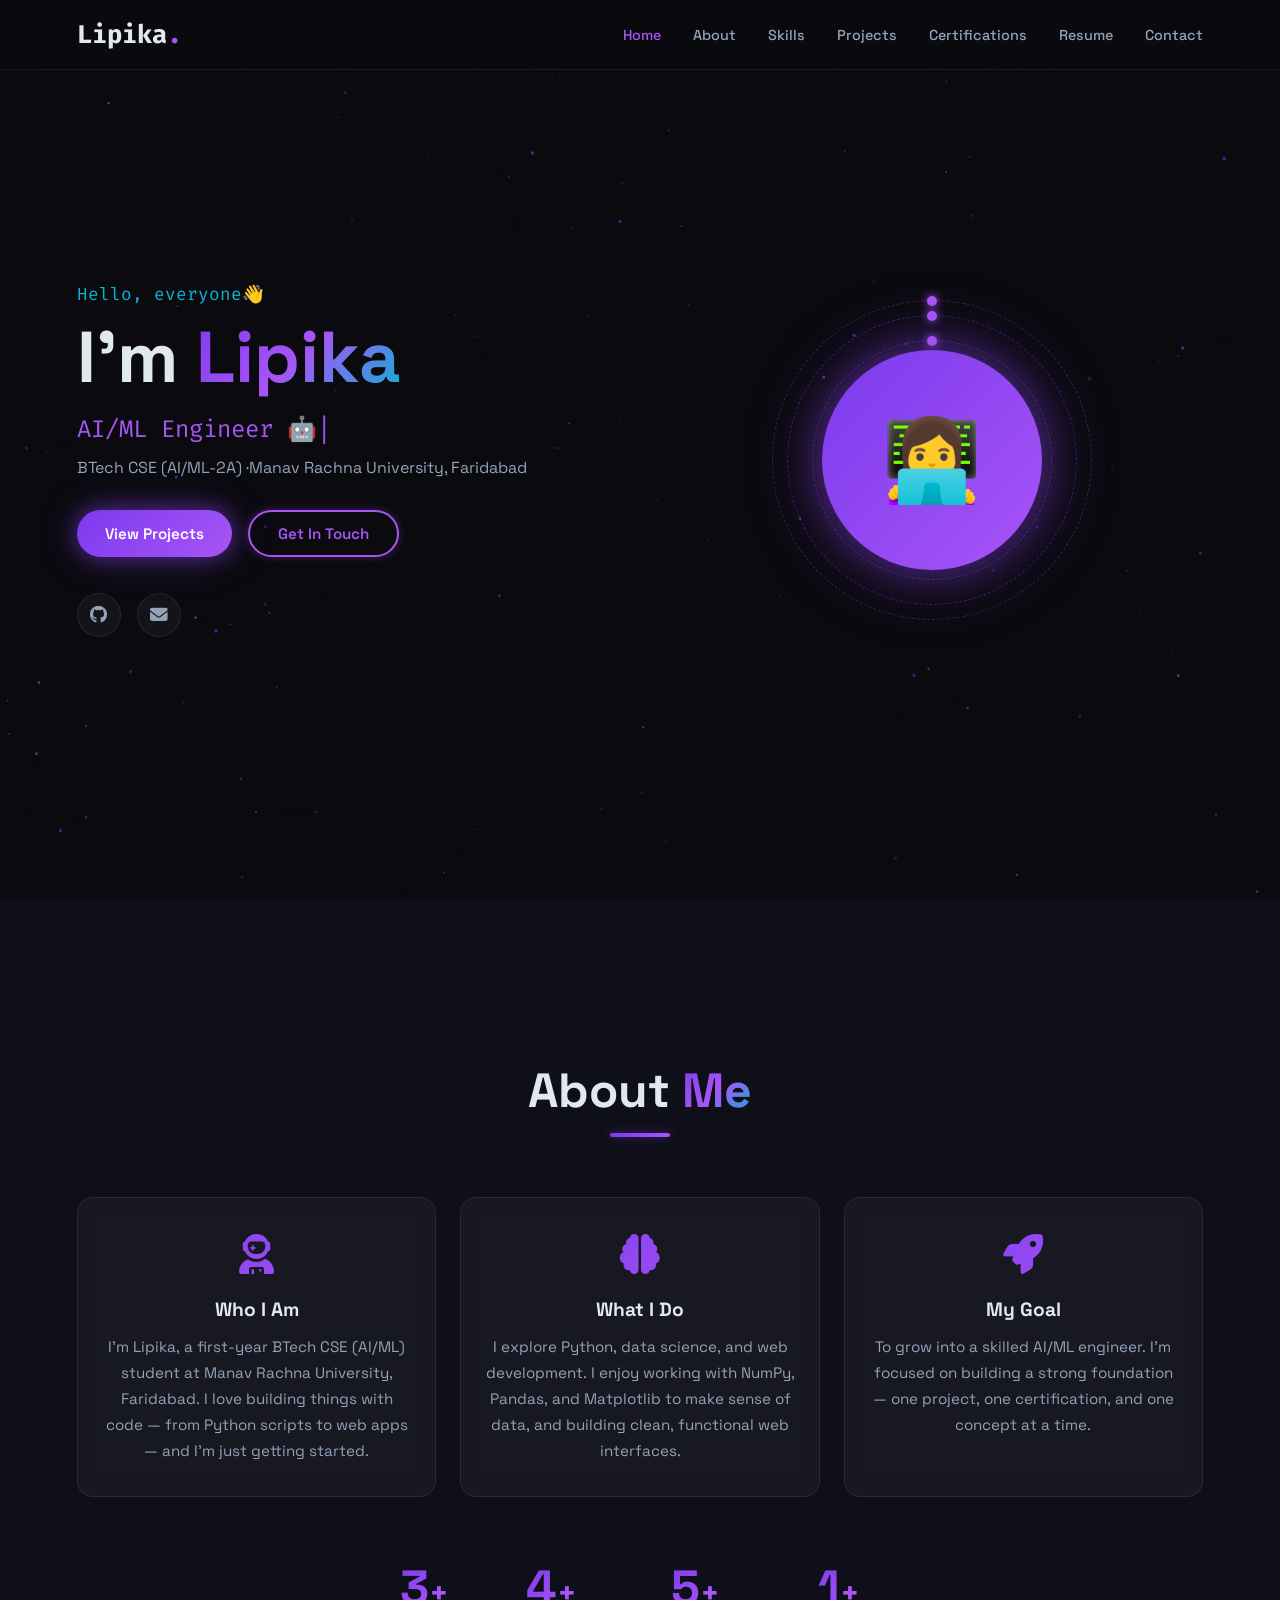
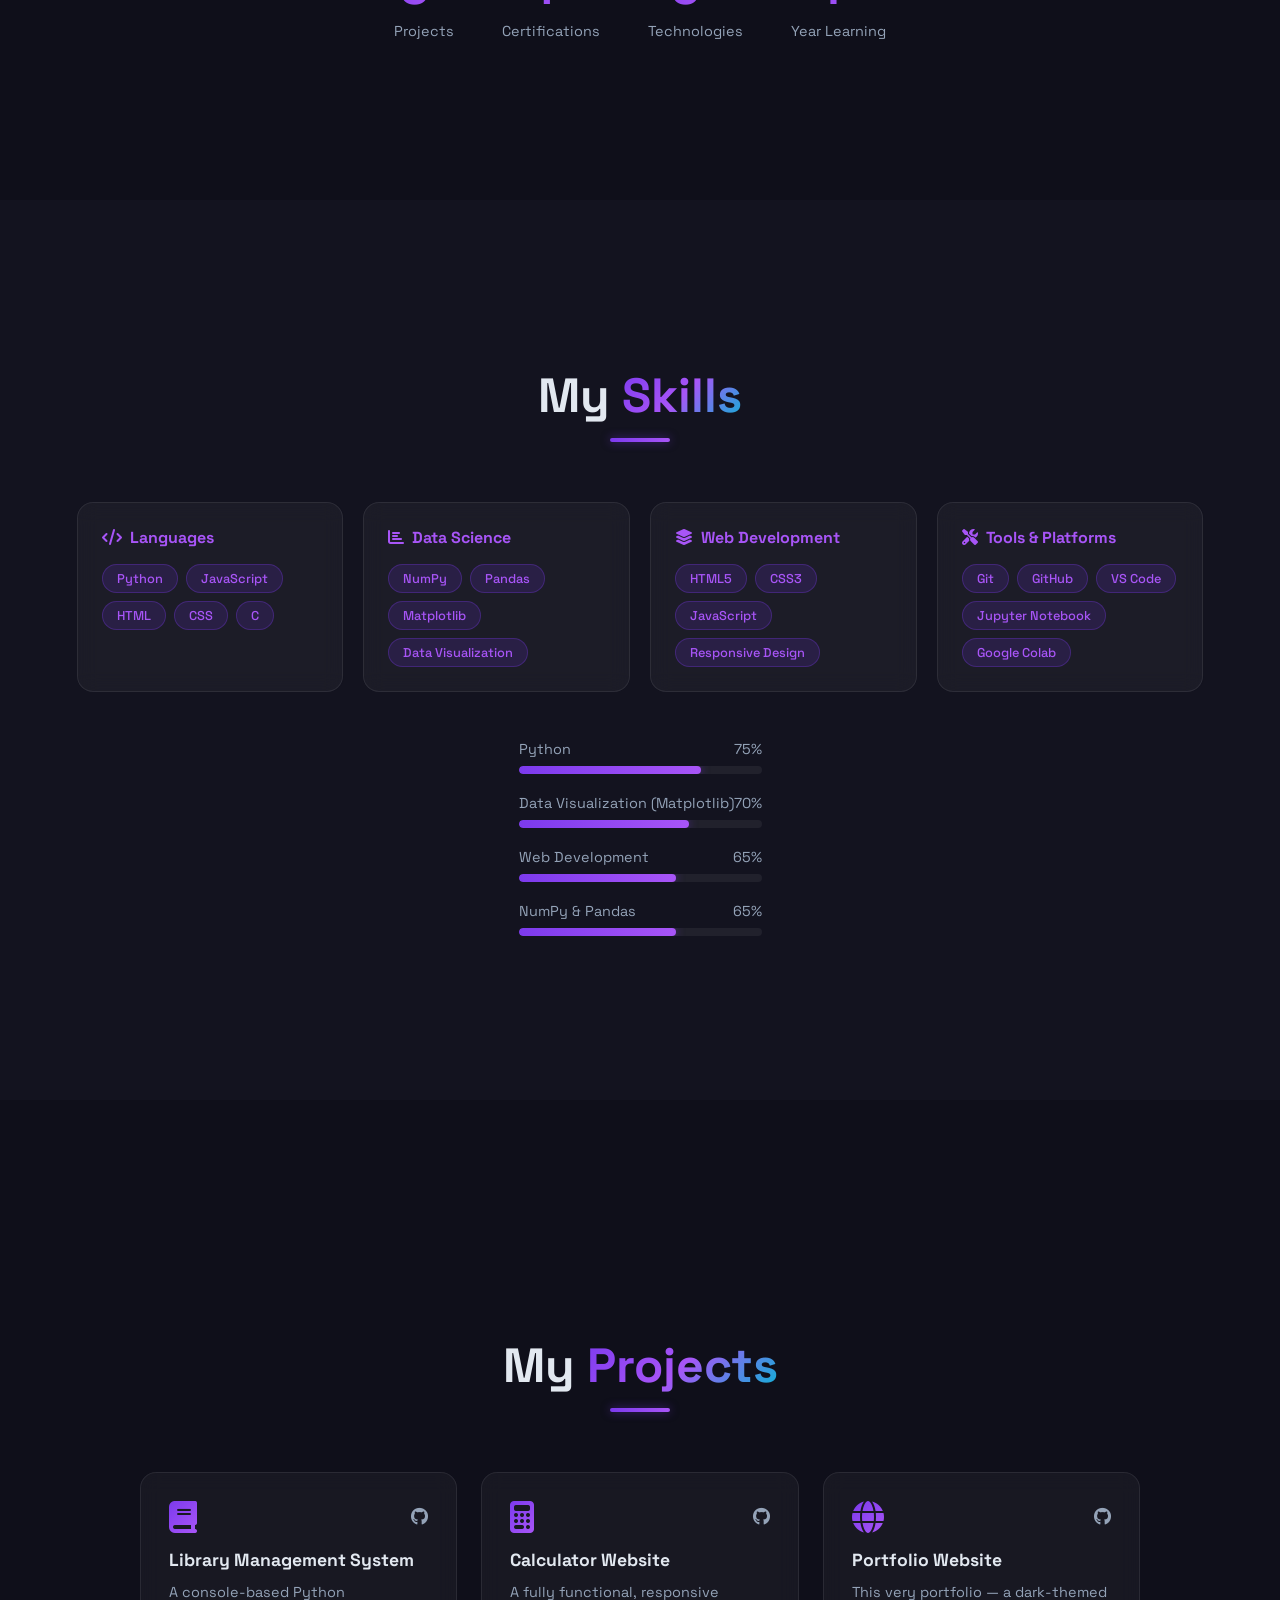
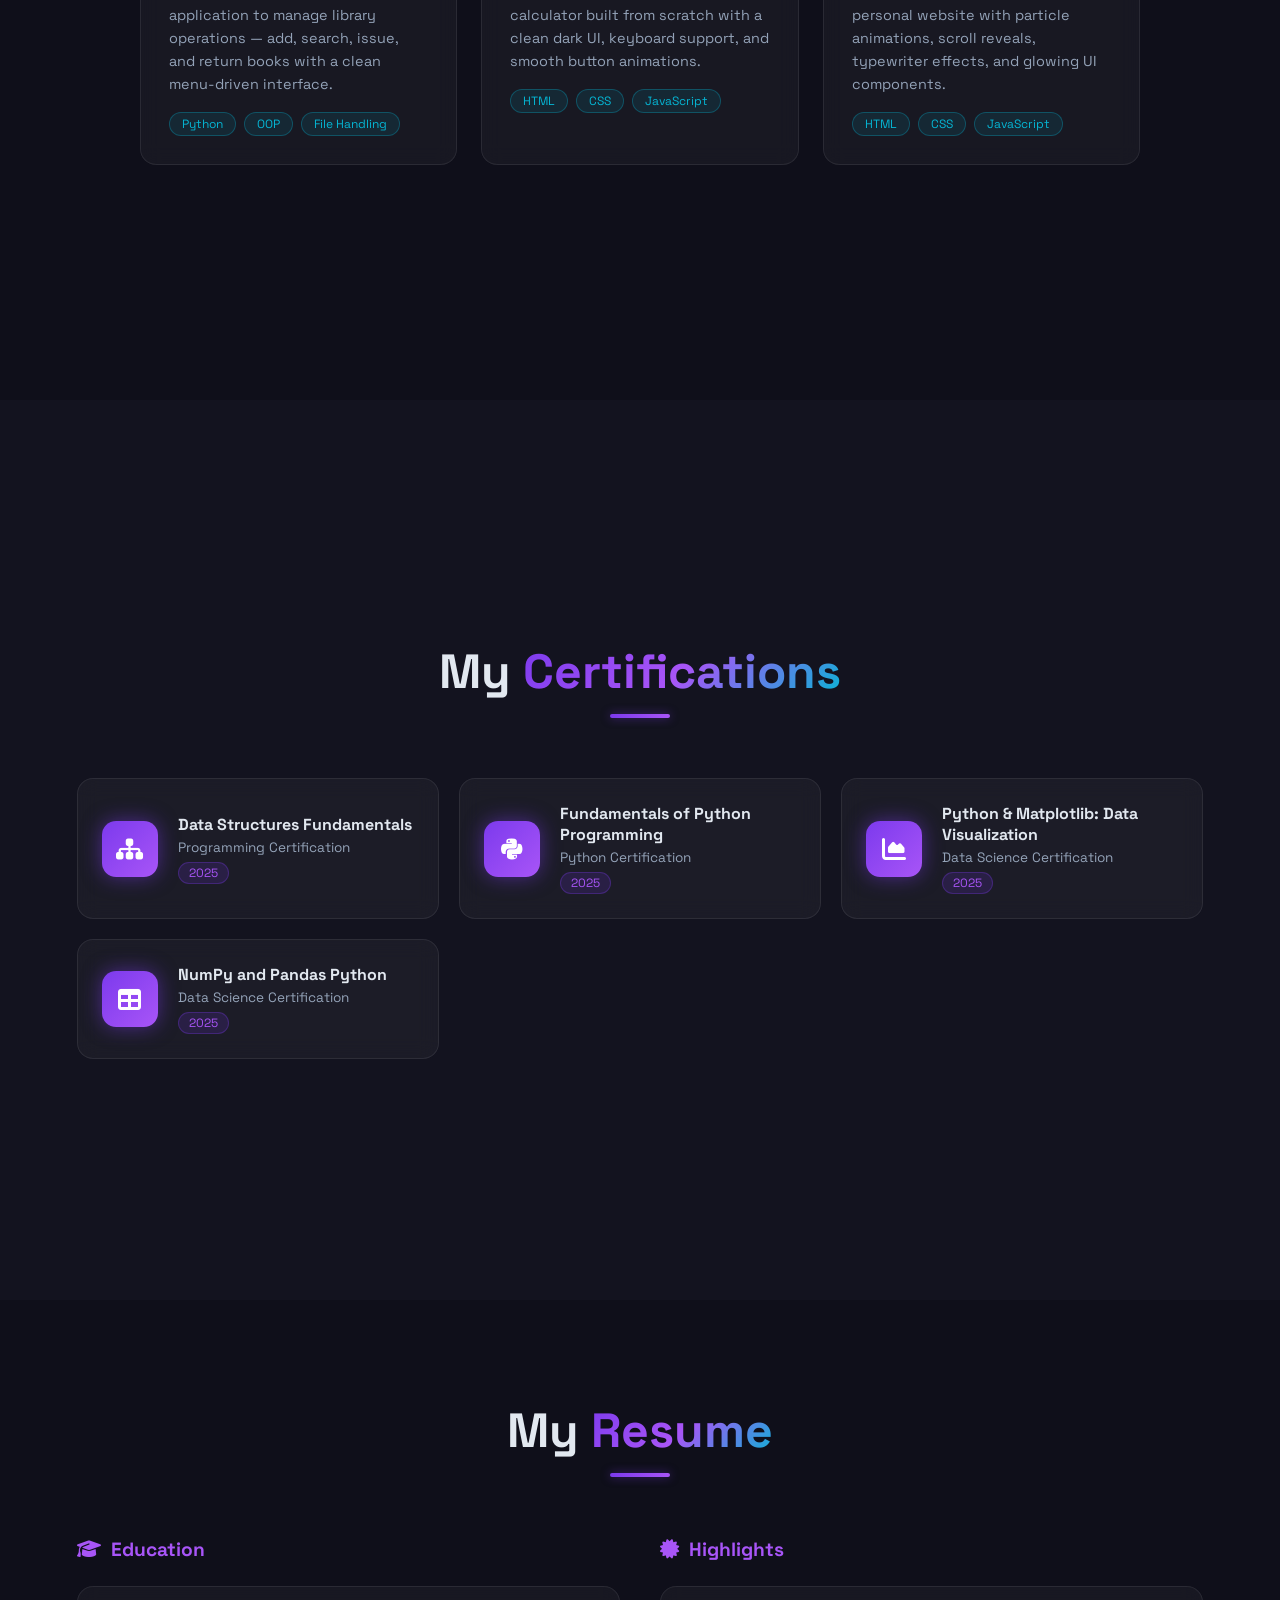
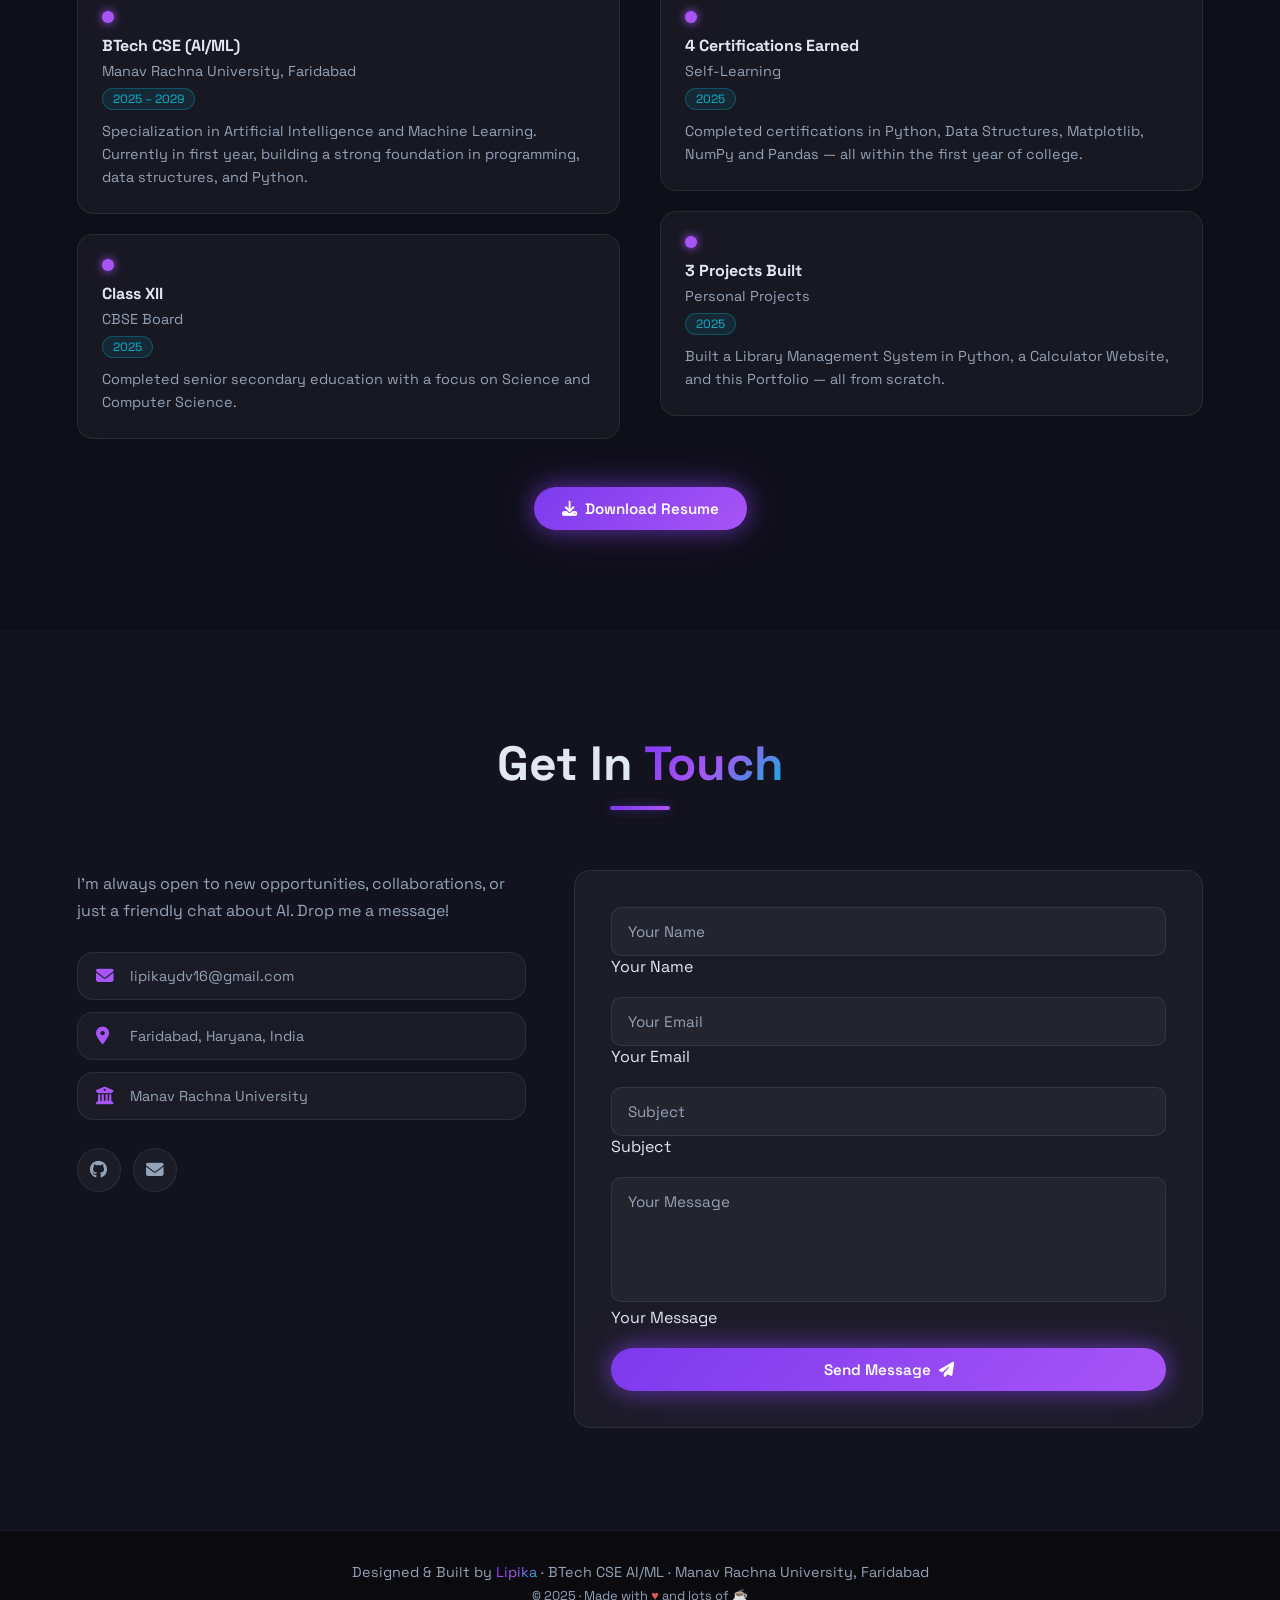
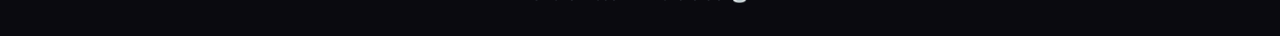
<file: portfolio.html>
<!DOCTYPE html>
<html lang="en">
<head>
  <meta charset="UTF-8" />
  <meta name="viewport" content="width=device-width, initial-scale=1.0"/>
  <title>Lipika | AI/ML Developer</title>
  <link rel="stylesheet" href="style.css" />
  <link href="https://fonts.googleapis.com/css2?family=Space+Grotesk:wght@300;400;500;600;700&family=Fira+Code:wght@400;500&display=swap" rel="stylesheet"/>
  <link rel="stylesheet" href="https://cdnjs.cloudflare.com/ajax/libs/font-awesome/6.5.0/css/all.min.css"/>
</head>
<body>

  <!-- Particle Background -->
  <canvas id="particles"></canvas>

  <!-- Navbar -->
  <nav id="navbar">
    <div class="nav-logo">Lipika<span class="dot">.</span></div>
    <ul class="nav-links">
      <li><a href="#home">Home</a></li>
      <li><a href="#about">About</a></li>
      <li><a href="#skills">Skills</a></li>
      <li><a href="#projects">Projects</a></li>
      <li><a href="#certifications">Certifications</a></li>
      <li><a href="#resume">Resume</a></li>
      <li><a href="#contact">Contact</a></li>
    </ul>
    <div class="hamburger" id="hamburger">
      <span></span><span></span><span></span>
    </div>
  </nav>

  <!-- Home -->
  <section id="home">
    <div class="home-content">
      <p class="greeting">Hello, everyone👋</p>
      <h1 class="name">I'm <span class="highlight">Lipika</span></h1>
      <div class="typewriter-wrap">
        <span class="typewriter" id="typewriter"></span><span class="cursor">|</span>
      </div>
      <p class="sub-text">BTech CSE (AI/ML-2A) ·Manav Rachna University, Faridabad</p>
      <div class="home-btns">
        <a href="#projects" class="btn btn-glow">View Projects</a>
        <a href="#contact" class="btn btn-outline">Get In Touch</a>
      </div>
      <div class="social-links">
        <a href="https://github.com/lipikaydv-labs" target="_blank" rel="noopener" aria-label="GitHub"><i class="fab fa-github"></i></a>
        <a href="mailto:lipikaydv16@gmail.com" aria-label="Email"><i class="fas fa-envelope"></i></a>
      </div>
    </div>
    <div class="home-visual">
      <div class="avatar-ring">
        <div class="avatar-inner">
          <span class="avatar-emoji">👩‍💻</span>
        </div>
        <div class="orbit orbit-1"><div class="orbit-dot"></div></div>
        <div class="orbit orbit-2"><div class="orbit-dot"></div></div>
        <div class="orbit orbit-3"><div class="orbit-dot"></div></div>
      </div>
    </div>
  </section>

  <!-- About -->
  <section id="about">
    <div class="section-header">
      <h2>About <span class="highlight">Me</span></h2>
      <div class="underline"></div>
    </div>
    <div class="about-grid">
      <div class="about-card glass">
        <div class="about-icon"><i class="fas fa-user-astronaut"></i></div>
        <h3>Who I Am</h3>
        <p>I'm Lipika, a first-year BTech CSE (AI/ML) student at Manav Rachna University, Faridabad. I love building things with code — from Python scripts to web apps — and I'm just getting started.</p>
      </div>
      <div class="about-card glass">
        <div class="about-icon"><i class="fas fa-brain"></i></div>
        <h3>What I Do</h3>
        <p>I explore Python, data science, and web development. I enjoy working with NumPy, Pandas, and Matplotlib to make sense of data, and building clean, functional web interfaces.</p>
      </div>
      <div class="about-card glass">
        <div class="about-icon"><i class="fas fa-rocket"></i></div>
        <h3>My Goal</h3>
        <p>To grow into a skilled AI/ML engineer. I'm focused on building a strong foundation — one project, one certification, and one concept at a time.</p>
      </div>
    </div>
    <div class="stats-row">
      <div class="stat-item">
        <span class="stat-num" data-target="3">0</span><span>+</span>
        <p>Projects</p>
      </div>
      <div class="stat-item">
        <span class="stat-num" data-target="4">0</span><span>+</span>
        <p>Certifications</p>
      </div>
      <div class="stat-item">
        <span class="stat-num" data-target="5">0</span><span>+</span>
        <p>Technologies</p>
      </div>
      <div class="stat-item">
        <span class="stat-num" data-target="1">0</span><span>+</span>
        <p>Year Learning</p>
      </div>
    </div>
  </section>

  <!-- Skills -->
  <section id="skills">
    <div class="section-header">
      <h2>My <span class="highlight">Skills</span></h2>
      <div class="underline"></div>
    </div>
    <div class="skills-container">
      <div class="skill-category glass">
        <h3><i class="fas fa-code"></i> Languages</h3>
        <div class="skill-tags">
          <span class="tag">Python</span>
          <span class="tag">JavaScript</span>
          <span class="tag">HTML</span>
          <span class="tag">CSS</span>
          <span class="tag">C</span>
        </div>
      </div>
      <div class="skill-category glass">
        <h3><i class="fas fa-chart-bar"></i> Data Science</h3>
        <div class="skill-tags">
          <span class="tag">NumPy</span>
          <span class="tag">Pandas</span>
          <span class="tag">Matplotlib</span>
          <span class="tag">Data Visualization</span>
        </div>
      </div>
      <div class="skill-category glass">
        <h3><i class="fas fa-layer-group"></i> Web Development</h3>
        <div class="skill-tags">
          <span class="tag">HTML5</span>
          <span class="tag">CSS3</span>
          <span class="tag">JavaScript</span>
          <span class="tag">Responsive Design</span>
        </div>
      </div>
      <div class="skill-category glass">
        <h3><i class="fas fa-tools"></i> Tools & Platforms</h3>
        <div class="skill-tags">
          <span class="tag">Git</span>
          <span class="tag">GitHub</span>
          <span class="tag">VS Code</span>
          <span class="tag">Jupyter Notebook</span>
          <span class="tag">Google Colab</span>
        </div>
      </div>
    </div>
    <div class="skill-bars">
      <div class="bar-item">
        <div class="bar-label"><span>Python</span><span>75%</span></div>
        <div class="bar-track"><div class="bar-fill" data-width="75"></div></div>
      </div>
      <div class="bar-item">
        <div class="bar-label"><span>Data Visualization (Matplotlib)</span><span>70%</span></div>
        <div class="bar-track"><div class="bar-fill" data-width="70"></div></div>
      </div>
      <div class="bar-item">
        <div class="bar-label"><span>Web Development</span><span>65%</span></div>
        <div class="bar-track"><div class="bar-fill" data-width="65"></div></div>
      </div>
      <div class="bar-item">
        <div class="bar-label"><span>NumPy & Pandas</span><span>65%</span></div>
        <div class="bar-track"><div class="bar-fill" data-width="65"></div></div>
      </div>
    </div>
  </section>

  <!-- Projects -->
  <section id="projects">
    <div class="section-header">
      <h2>My <span class="highlight">Projects</span></h2>
      <div class="underline"></div>
    </div>
    <div class="projects-grid">

      <div class="project-card glass">
        <div class="project-top">
          <i class="fas fa-book project-icon"></i>
          <div class="project-links">
            <a href="https://github.com/lipikaydv-labs" target="_blank" rel="noopener" aria-label="GitHub"><i class="fab fa-github"></i></a>
          </div>
        </div>
        <h3>Library Management System</h3>
        <p>A console-based Python application to manage library operations — add, search, issue, and return books with a clean menu-driven interface.</p>
        <div class="project-tags">
          <span>Python</span><span>OOP</span><span>File Handling</span>
        </div>
      </div>

      <div class="project-card glass">
        <div class="project-top">
          <i class="fas fa-calculator project-icon"></i>
          <div class="project-links">
            <a href="https://github.com/lipikaydv-labs" target="_blank" rel="noopener" aria-label="GitHub"><i class="fab fa-github"></i></a>
          </div>
        </div>
        <h3>Calculator Website</h3>
        <p>A fully functional, responsive calculator built from scratch with a clean dark UI, keyboard support, and smooth button animations.</p>
        <div class="project-tags">
          <span>HTML</span><span>CSS</span><span>JavaScript</span>
        </div>
      </div>

      <div class="project-card glass">
        <div class="project-top">
          <i class="fas fa-globe project-icon"></i>
          <div class="project-links">
            <a href="https://github.com/lipikaydv-labs" target="_blank" rel="noopener" aria-label="GitHub"><i class="fab fa-github"></i></a>
          </div>
        </div>
        <h3>Portfolio Website</h3>
        <p>This very portfolio — a dark-themed personal website with particle animations, scroll reveals, typewriter effects, and glowing UI components.</p>
        <div class="project-tags">
          <span>HTML</span><span>CSS</span><span>JavaScript</span>
        </div>
      </div>

    </div>
  </section>

  <!-- Certifications -->
  <section id="certifications">
    <div class="section-header">
      <h2>My <span class="highlight">Certifications</span></h2>
      <div class="underline"></div>
    </div>
    <div class="cert-grid">

      <div class="cert-card glass">
        <div class="cert-badge"><i class="fas fa-sitemap"></i></div>
        <div class="cert-info">
          <h3>Data Structures Fundamentals</h3>
          <p>Programming Certification</p>
          <span class="cert-year">2025</span>
        </div>
      </div>

      <div class="cert-card glass">
        <div class="cert-badge"><i class="fab fa-python"></i></div>
        <div class="cert-info">
          <h3>Fundamentals of Python Programming</h3>
          <p>Python Certification</p>
          <span class="cert-year">2025</span>
        </div>
      </div>

      <div class="cert-card glass">
        <div class="cert-badge"><i class="fas fa-chart-area"></i></div>
        <div class="cert-info">
          <h3>Python & Matplotlib: Data Visualization</h3>
          <p>Data Science Certification</p>
          <span class="cert-year">2025</span>
        </div>
      </div>

      <div class="cert-card glass">
        <div class="cert-badge"><i class="fas fa-table"></i></div>
        <div class="cert-info">
          <h3>NumPy and Pandas Python</h3>
          <p>Data Science Certification</p>
          <span class="cert-year">2025</span>
        </div>
      </div>

    </div>
  </section>

  <!-- Resume -->
  <section id="resume">
    <div class="section-header">
      <h2>My <span class="highlight">Resume</span></h2>
      <div class="underline"></div>
    </div>
    <div class="resume-content">
      <div class="resume-col">
        <h3 class="resume-col-title"><i class="fas fa-graduation-cap"></i> Education</h3>
        <div class="timeline">
          <div class="timeline-item glass">
            <div class="timeline-dot"></div>
            <h4>BTech CSE (AI/ML)</h4>
            <p class="timeline-place">Manav Rachna University, Faridabad</p>
            <span class="timeline-year">2025 – 2029</span>
            <p>Specialization in Artificial Intelligence and Machine Learning. Currently in first year, building a strong foundation in programming, data structures, and Python.</p>
          </div>
          <div class="timeline-item glass">
            <div class="timeline-dot"></div>
            <h4>Class XII</h4>
            <p class="timeline-place">CBSE Board</p>
            <span class="timeline-year">2025</span>
            <p>Completed senior secondary education with a focus on Science and Computer Science.</p>
          </div>
        </div>
      </div>
      <div class="resume-col">
        <h3 class="resume-col-title"><i class="fas fa-certificate"></i> Highlights</h3>
        <div class="timeline">
          <div class="timeline-item glass">
            <div class="timeline-dot"></div>
            <h4>4 Certifications Earned</h4>
            <p class="timeline-place">Self-Learning</p>
            <span class="timeline-year">2025</span>
            <p>Completed certifications in Python, Data Structures, Matplotlib, NumPy and Pandas — all within the first year of college.</p>
          </div>
          <div class="timeline-item glass">
            <div class="timeline-dot"></div>
            <h4>3 Projects Built</h4>
            <p class="timeline-place">Personal Projects</p>
            <span class="timeline-year">2025</span>
            <p>Built a Library Management System in Python, a Calculator Website, and this Portfolio — all from scratch.</p>
          </div>
        </div>
      </div>
    </div>
    <div class="resume-download">
      <a href="#" class="btn btn-glow"><i class="fas fa-download"></i> Download Resume</a>
    </div>
  </section>

  <!-- Contact -->
  <section id="contact">
    <div class="section-header">
      <h2>Get In <span class="highlight">Touch</span></h2>
      <div class="underline"></div>
    </div>
    <div class="contact-wrapper">
      <div class="contact-info">
        <p class="contact-intro">I'm always open to new opportunities, collaborations, or just a friendly chat about AI. Drop me a message!</p>
        <div class="contact-items">
          <div class="contact-item glass">
            <i class="fas fa-envelope"></i>
            <span>lipikaydv16@gmail.com</span>
          </div>
          <div class="contact-item glass">
            <i class="fas fa-map-marker-alt"></i>
            <span>Faridabad, Haryana, India</span>
          </div>
          <div class="contact-item glass">
            <i class="fas fa-university"></i>
            <span>Manav Rachna University</span>
          </div>
        </div>
        <div class="contact-socials">
          <a href="https://github.com/lipikaydv-labs" target="_blank" rel="noopener" class="social-btn" aria-label="GitHub"><i class="fab fa-github"></i></a>
          <a href="mailto:lipikaydv16@gmail.com" class="social-btn" aria-label="Email"><i class="fas fa-envelope"></i></a>
        </div>
      </div>
      <form class="contact-form glass" id="contactForm">
        <div class="form-group">
          <input type="text" placeholder="Your Name" required />
          <label>Your Name</label>
        </div>
        <div class="form-group">
          <input type="email" placeholder="Your Email" required />
          <label>Your Email</label>
        </div>
        <div class="form-group">
          <input type="text" placeholder="Subject" />
          <label>Subject</label>
        </div>
        <div class="form-group">
          <textarea rows="5" placeholder="Your Message" required></textarea>
          <label>Your Message</label>
        </div>
        <button type="submit" class="btn btn-glow full-width">Send Message <i class="fas fa-paper-plane"></i></button>
      </form>
    </div>
  </section>

  <!-- Footer -->
  <footer>
    <p>Designed & Built by <span class="highlight">Lipika</span> · BTech CSE AI/ML · Manav Rachna University, Faridabad</p>
    <p class="footer-sub">© 2025 · Made with <span style="color:#e25555">♥</span> and lots of ☕</p>
  </footer>

  <script src="script.js"></script>
</body>
</html>
</file>
<file: style.css>
/* ===== RESET & BASE ===== */
*, *::before, *::after { margin: 0; padding: 0; box-sizing: border-box; }

:root {
  --bg: #0a0a0f;
  --bg2: #0f0f1a;
  --bg3: #13131f;
  --accent: #7c3aed;
  --accent2: #a855f7;
  --accent3: #06b6d4;
  --glow: rgba(124, 58, 237, 0.5);
  --glow2: rgba(168, 85, 247, 0.3);
  --text: #e2e8f0;
  --text-muted: #94a3b8;
  --glass: rgba(255,255,255,0.04);
  --glass-border: rgba(255,255,255,0.08);
  --radius: 16px;
}

html { scroll-behavior: smooth; }

body {
  font-family: 'Space Grotesk', sans-serif;
  background: var(--bg);
  color: var(--text);
  overflow-x: hidden;
}

#particles {
  position: fixed;
  top: 0; left: 0;
  width: 100%; height: 100%;
  z-index: 0;
  pointer-events: none;
}

section {
  position: relative;
  z-index: 1;
  padding: 100px 6%;
  min-height: 100vh;
  display: flex;
  flex-direction: column;
  justify-content: center;
}

/* ===== SCROLLBAR ===== */
::-webkit-scrollbar { width: 6px; }
::-webkit-scrollbar-track { background: var(--bg); }
::-webkit-scrollbar-thumb { background: var(--accent); border-radius: 3px; }

/* ===== NAVBAR ===== */
#navbar {
  position: fixed;
  top: 0; left: 0; right: 0;
  z-index: 1000;
  display: flex;
  align-items: center;
  justify-content: space-between;
  padding: 18px 6%;
  background: rgba(10,10,15,0.85);
  backdrop-filter: blur(20px);
  border-bottom: 1px solid var(--glass-border);
  transition: all 0.3s;
}

#navbar.scrolled {
  padding: 12px 6%;
  box-shadow: 0 4px 30px rgba(124,58,237,0.15);
}

.nav-logo {
  font-size: 1.6rem;
  font-weight: 700;
  color: var(--text);
  font-family: 'Fira Code', monospace;
}

.dot { color: var(--accent2); }

.nav-links {
  display: flex;
  list-style: none;
  gap: 2rem;
}

.nav-links a {
  color: var(--text-muted);
  text-decoration: none;
  font-size: 0.9rem;
  font-weight: 500;
  transition: color 0.3s;
  position: relative;
}

.nav-links a::after {
  content: '';
  position: absolute;
  bottom: -4px; left: 0;
  width: 0; height: 2px;
  background: var(--accent2);
  transition: width 0.3s;
  border-radius: 2px;
}

.nav-links a:hover { color: var(--accent2); }
.nav-links a:hover::after { width: 100%; }

.hamburger {
  display: none;
  flex-direction: column;
  gap: 5px;
  cursor: pointer;
}

.hamburger span {
  display: block;
  width: 24px; height: 2px;
  background: var(--text);
  border-radius: 2px;
  transition: all 0.3s;
}

/* ===== GLASS ===== */
.glass {
  background: var(--glass);
  border: 1px solid var(--glass-border);
  backdrop-filter: blur(10px);
  border-radius: var(--radius);
}

/* ===== BUTTONS ===== */
.btn {
  display: inline-flex;
  align-items: center;
  gap: 8px;
  padding: 12px 28px;
  border-radius: 50px;
  font-size: 0.95rem;
  font-weight: 600;
  text-decoration: none;
  cursor: pointer;
  border: none;
  transition: all 0.3s;
  font-family: 'Space Grotesk', sans-serif;
}

.btn-glow {
  background: linear-gradient(135deg, var(--accent), var(--accent2));
  color: #fff;
  box-shadow: 0 0 20px var(--glow), 0 0 40px var(--glow2);
}

.btn-glow:hover {
  transform: translateY(-2px);
  box-shadow: 0 0 30px var(--glow), 0 0 60px var(--glow2), 0 8px 25px rgba(0,0,0,0.3);
}

.btn-outline {
  background: transparent;
  color: var(--accent2);
  border: 2px solid var(--accent2);
  box-shadow: 0 0 10px var(--glow2);
}

.btn-outline:hover {
  background: var(--accent2);
  color: #fff;
  transform: translateY(-2px);
  box-shadow: 0 0 25px var(--glow2);
}

.full-width { width: 100%; justify-content: center; }

/* ===== SECTION HEADER ===== */
.section-header {
  text-align: center;
  margin-bottom: 60px;
}

.section-header h2 {
  font-size: clamp(2rem, 4vw, 3rem);
  font-weight: 700;
  margin-bottom: 12px;
}

.highlight {
  background: linear-gradient(135deg, var(--accent), var(--accent2), var(--accent3));
  -webkit-background-clip: text;
  -webkit-text-fill-color: transparent;
  background-clip: text;
}

.underline {
  width: 60px; height: 4px;
  background: linear-gradient(90deg, var(--accent), var(--accent2));
  margin: 0 auto;
  border-radius: 2px;
  box-shadow: 0 0 10px var(--glow);
}

/* ===== HOME ===== */
#home {
  flex-direction: row;
  align-items: center;
  justify-content: space-between;
  gap: 40px;
  padding-top: 120px;
}

.home-content { flex: 1; max-width: 600px; }

.greeting {
  font-size: 1.1rem;
  color: var(--accent3);
  font-family: 'Fira Code', monospace;
  margin-bottom: 12px;
  animation: fadeInUp 0.6s ease both;
}

.name {
  font-size: clamp(2.5rem, 6vw, 4.5rem);
  font-weight: 700;
  line-height: 1.1;
  margin-bottom: 16px;
  animation: fadeInUp 0.7s ease both;
}

.typewriter-wrap {
  font-size: clamp(1.1rem, 2.5vw, 1.5rem);
  color: var(--accent2);
  font-family: 'Fira Code', monospace;
  margin-bottom: 12px;
  min-height: 2rem;
  animation: fadeInUp 0.8s ease both;
}

.cursor {
  animation: blink 1s infinite;
  color: var(--accent2);
}

@keyframes blink { 0%,100%{opacity:1} 50%{opacity:0} }

.sub-text {
  color: var(--text-muted);
  font-size: 1rem;
  margin-bottom: 32px;
  animation: fadeInUp 0.9s ease both;
}

.home-btns {
  display: flex;
  gap: 16px;
  flex-wrap: wrap;
  margin-bottom: 36px;
  animation: fadeInUp 1s ease both;
}

.social-links {
  display: flex;
  gap: 16px;
  animation: fadeInUp 1.1s ease both;
}

.social-links a {
  width: 44px; height: 44px;
  border-radius: 50%;
  border: 1px solid var(--glass-border);
  background: var(--glass);
  display: flex;
  align-items: center;
  justify-content: center;
  color: var(--text-muted);
  font-size: 1.1rem;
  text-decoration: none;
  transition: all 0.3s;
}

.social-links a:hover {
  border-color: var(--accent2);
  color: var(--accent2);
  box-shadow: 0 0 15px var(--glow2);
  transform: translateY(-3px);
}

/* ===== AVATAR ===== */
.home-visual {
  flex: 1;
  display: flex;
  justify-content: center;
  align-items: center;
  animation: fadeInRight 1s ease both;
}

.avatar-ring {
  position: relative;
  width: 200px; height: 200px;
  display: flex;
  align-items: center;
  justify-content: center;
}

.avatar-inner {
  width: 150px; height: 150px;
  border-radius: 50%;
  background: linear-gradient(135deg, var(--accent), var(--accent2));
  display: flex;
  align-items: center;
  justify-content: center;
  font-size: 5rem;
  box-shadow: 0 0 40px var(--glow), 0 0 80px var(--glow2);
  z-index: 2;
  animation: float 4s ease-in-out infinite;
}
.avatar-photo {
  width: 100%;
  height: 100%;
  object-fit: cover;
  object-position: center 0%;
  border-radius: 50%;
}

@keyframes float {
  0%,100%{transform:translateY(0)} 50%{transform:translateY(-15px)}
}

.orbit {
  position: absolute;
  border-radius: 50%;
  border: 1px dashed rgba(168,85,247,0.3);
  animation: spin linear infinite;
}

.orbit-1 { width: 240px; height: 240px; animation-duration: 8s; }
.orbit-2 { width: 290px; height: 290px; animation-duration: 12s; animation-direction: reverse; }
.orbit-3 { width: 320px; height: 320px; animation-duration: 16s; }

@keyframes spin { from{transform:rotate(0deg)} to{transform:rotate(360deg)} }

.orbit-dot {
  width: 10px; height: 10px;
  border-radius: 50%;
  background: var(--accent2);
  position: absolute;
  top: -5px; left: 50%;
  transform: translateX(-50%);
  box-shadow: 0 0 10px var(--accent2);
}

/* ===== ABOUT ===== */
#about { background: var(--bg2); }

.about-grid {
  display: grid;
  grid-template-columns: repeat(auto-fit, minmax(260px, 1fr));
  gap: 24px;
  margin-bottom: 60px;
}

.about-card {
  padding: 32px 24px;
  text-align: center;
  transition: transform 0.3s, box-shadow 0.3s;
}

.about-card:hover {
  transform: translateY(-8px);
  box-shadow: 0 20px 40px rgba(124,58,237,0.2);
}

.about-icon {
  font-size: 2.5rem;
  margin-bottom: 16px;
  background: linear-gradient(135deg, var(--accent), var(--accent2));
  -webkit-background-clip: text;
  -webkit-text-fill-color: transparent;
  background-clip: text;
}

.about-card h3 { font-size: 1.2rem; margin-bottom: 12px; }
.about-card p { color: var(--text-muted); line-height: 1.7; font-size: 0.95rem; }

.stats-row {
  display: flex;
  justify-content: center;
  gap: 48px;
  flex-wrap: wrap;
}

.stat-item {
  text-align: center;
}

.stat-item span:first-child {
  font-size: 3rem;
  font-weight: 700;
  background: linear-gradient(135deg, var(--accent), var(--accent2));
  -webkit-background-clip: text;
  -webkit-text-fill-color: transparent;
  background-clip: text;
}

.stat-item span:nth-child(2) {
  font-size: 2rem;
  font-weight: 700;
  color: var(--accent2);
}

.stat-item p { color: var(--text-muted); font-size: 0.9rem; margin-top: 4px; }

/* ===== SKILLS ===== */
#skills { background: var(--bg3); }

.skills-container {
  display: grid;
  grid-template-columns: repeat(auto-fit, minmax(240px, 1fr));
  gap: 20px;
  margin-bottom: 48px;
}

.skill-category {
  padding: 24px;
  transition: transform 0.3s;
}

.skill-category:hover { transform: translateY(-5px); }

.skill-category h3 {
  font-size: 1rem;
  margin-bottom: 16px;
  color: var(--accent2);
  display: flex;
  align-items: center;
  gap: 8px;
}

.skill-tags { display: flex; flex-wrap: wrap; gap: 8px; }

.tag {
  padding: 5px 14px;
  border-radius: 50px;
  font-size: 0.8rem;
  font-weight: 500;
  background: rgba(124,58,237,0.15);
  border: 1px solid rgba(124,58,237,0.3);
  color: var(--accent2);
  transition: all 0.3s;
}

.tag:hover {
  background: var(--accent);
  color: #fff;
  box-shadow: 0 0 12px var(--glow);
}

.skill-bars { max-width: 700px; margin: 0 auto; display: flex; flex-direction: column; gap: 20px; }

.bar-label {
  display: flex;
  justify-content: space-between;
  margin-bottom: 8px;
  font-size: 0.9rem;
  color: var(--text-muted);
}

.bar-track {
  height: 8px;
  background: rgba(255,255,255,0.06);
  border-radius: 4px;
  overflow: hidden;
}

.bar-fill {
  height: 100%;
  width: 0;
  border-radius: 4px;
  background: linear-gradient(90deg, var(--accent), var(--accent2));
  box-shadow: 0 0 10px var(--glow);
  transition: width 1.5s cubic-bezier(0.4,0,0.2,1);
}

/* ===== PROJECTS ===== */
#projects { background: var(--bg2); }

.projects-grid {
  display: grid;
  grid-template-columns: repeat(auto-fit, minmax(300px, 1fr));
  gap: 24px;
  max-width: 1000px;
  margin: 0 auto;
}

.project-card {
  padding: 28px;
  transition: transform 0.3s, box-shadow 0.3s;
  position: relative;
  overflow: hidden;
}

.project-card::before {
  content: '';
  position: absolute;
  top: 0; left: 0; right: 0;
  height: 2px;
  background: linear-gradient(90deg, var(--accent), var(--accent2), var(--accent3));
  transform: scaleX(0);
  transition: transform 0.3s;
}

.project-card:hover::before { transform: scaleX(1); }

.project-card:hover {
  transform: translateY(-8px);
  box-shadow: 0 20px 40px rgba(124,58,237,0.2);
}

.project-top {
  display: flex;
  justify-content: space-between;
  align-items: center;
  margin-bottom: 16px;
}

.project-icon {
  font-size: 2rem;
  background: linear-gradient(135deg, var(--accent), var(--accent2));
  -webkit-background-clip: text;
  -webkit-text-fill-color: transparent;
  background-clip: text;
}

.project-links { display: flex; gap: 12px; }

.project-links a {
  color: var(--text-muted);
  font-size: 1.1rem;
  text-decoration: none;
  transition: color 0.3s;
}

.project-links a:hover { color: var(--accent2); }

.project-card h3 { font-size: 1.1rem; margin-bottom: 10px; }
.project-card p { color: var(--text-muted); font-size: 0.9rem; line-height: 1.6; margin-bottom: 16px; }

.project-tags { display: flex; flex-wrap: wrap; gap: 8px; }

.project-tags span {
  padding: 3px 12px;
  border-radius: 50px;
  font-size: 0.75rem;
  background: rgba(6,182,212,0.1);
  border: 1px solid rgba(6,182,212,0.3);
  color: var(--accent3);
}

/* ===== CERTIFICATIONS ===== */
#certifications { background: var(--bg3); }

.cert-grid {
  display: grid;
  grid-template-columns: repeat(auto-fit, minmax(280px, 1fr));
  gap: 20px;
}

.cert-card {
  display: flex;
  align-items: center;
  gap: 20px;
  padding: 24px;
  transition: transform 0.3s, box-shadow 0.3s;
}

.cert-card:hover {
  transform: translateY(-5px);
  box-shadow: 0 15px 35px rgba(124,58,237,0.2);
}

.cert-badge {
  width: 56px; height: 56px;
  border-radius: 14px;
  background: linear-gradient(135deg, var(--accent), var(--accent2));
  display: flex;
  align-items: center;
  justify-content: center;
  font-size: 1.5rem;
  color: #fff;
  flex-shrink: 0;
  box-shadow: 0 0 20px var(--glow);
}

.cert-info h3 { font-size: 1rem; margin-bottom: 4px; }
.cert-info p { color: var(--text-muted); font-size: 0.85rem; }
.cert-year {
  display: inline-block;
  margin-top: 6px;
  padding: 2px 10px;
  border-radius: 50px;
  font-size: 0.75rem;
  background: rgba(124,58,237,0.15);
  border: 1px solid rgba(124,58,237,0.3);
  color: var(--accent2);
}

/* ===== RESUME ===== */
#resume { background: var(--bg2); }

.resume-content {
  display: grid;
  grid-template-columns: 1fr 1fr;
  gap: 40px;
  margin-bottom: 48px;
}

.resume-col-title {
  font-size: 1.2rem;
  color: var(--accent2);
  margin-bottom: 24px;
  display: flex;
  align-items: center;
  gap: 10px;
}

.timeline { display: flex; flex-direction: column; gap: 20px; }

.timeline-item {
  padding: 24px;
  position: relative;
  transition: transform 0.3s;
}

.timeline-item:hover { transform: translateX(5px); }

.timeline-dot {
  width: 12px; height: 12px;
  border-radius: 50%;
  background: var(--accent2);
  box-shadow: 0 0 10px var(--accent2);
  margin-bottom: 12px;
}

.timeline-item h4 { font-size: 1rem; margin-bottom: 4px; }
.timeline-place { color: var(--accent3); font-size: 0.85rem; margin-bottom: 4px; }
.timeline-year {
  display: inline-block;
  padding: 2px 10px;
  border-radius: 50px;
  font-size: 0.75rem;
  background: rgba(6,182,212,0.1);
  border: 1px solid rgba(6,182,212,0.3);
  color: var(--accent3);
  margin-bottom: 10px;
}

.timeline-item p { color: var(--text-muted); font-size: 0.9rem; line-height: 1.6; }

.resume-download { text-align: center; }

/* ===== CONTACT ===== */
#contact { background: var(--bg3); }

.contact-wrapper {
  display: grid;
  grid-template-columns: 1fr 1.4fr;
  gap: 48px;
  align-items: start;
}

.contact-intro {
  color: var(--text-muted);
  line-height: 1.7;
  margin-bottom: 28px;
}

.contact-items { display: flex; flex-direction: column; gap: 12px; margin-bottom: 28px; }

.contact-item {
  display: flex;
  align-items: center;
  gap: 14px;
  padding: 14px 18px;
}

.contact-item i {
  color: var(--accent2);
  font-size: 1.1rem;
  width: 20px;
}

.contact-item span { color: var(--text-muted); font-size: 0.9rem; }

.contact-socials { display: flex; gap: 12px; }

.social-btn {
  width: 44px; height: 44px;
  border-radius: 50%;
  border: 1px solid var(--glass-border);
  background: var(--glass);
  display: flex;
  align-items: center;
  justify-content: center;
  color: var(--text-muted);
  font-size: 1.1rem;
  text-decoration: none;
  transition: all 0.3s;
}

.social-btn:hover {
  border-color: var(--accent2);
  color: var(--accent2);
  box-shadow: 0 0 15px var(--glow2);
  transform: translateY(-3px);
}

/* ===== FORM ===== */
.contact-form { padding: 36px; }

.form-group {
  position: relative;
  margin-bottom: 20px;
}

.form-group input,
.form-group textarea {
  width: 100%;
  padding: 14px 16px;
  background: rgba(255,255,255,0.04);
  border: 1px solid var(--glass-border);
  border-radius: 10px;
  color: var(--text);
  font-size: 0.95rem;
  font-family: 'Space Grotesk', sans-serif;
  outline: none;
  transition: border-color 0.3s, box-shadow 0.3s;
  resize: none;
}

.form-group input:focus,
.form-group textarea:focus {
  border-color: var(--accent2);
  box-shadow: 0 0 15px var(--glow2);
}

.form-group input::placeholder,
.form-group textarea::placeholder { color: var(--text-muted); }

/* ===== FOOTER ===== */
footer {
  position: relative;
  z-index: 1;
  text-align: center;
  padding: 32px 6%;
  border-top: 1px solid var(--glass-border);
  background: var(--bg);
}

footer p { color: var(--text-muted); font-size: 0.9rem; }
.footer-sub { margin-top: 6px; font-size: 0.8rem; }

/* ===== ANIMATIONS ===== */
@keyframes fadeInUp {
  from { opacity: 0; transform: translateY(30px); }
  to { opacity: 1; transform: translateY(0); }
}

@keyframes fadeInRight {
  from { opacity: 0; transform: translateX(40px); }
  to { opacity: 1; transform: translateX(0); }
}

.reveal {
  opacity: 0;
  transform: translateY(40px);
  transition: opacity 0.7s ease, transform 0.7s ease;
}

.reveal.visible {
  opacity: 1;
  transform: translateY(0);
}

/* ===== RESPONSIVE ===== */
@media (max-width: 900px) {
  #home { flex-direction: column; text-align: center; padding-top: 140px; }
  .home-btns, .social-links { justify-content: center; }
  .home-visual { order: -1; }
  .avatar-ring { width: 240px; height: 240px; }
  .avatar-inner { width: 130px; height: 130px; font-size: 3.5rem; }
  .orbit-1 { width: 180px; height: 180px; }
  .orbit-2 { width: 215px; height: 215px; }
  .orbit-3 { width: 240px; height: 240px; }
  .resume-content { grid-template-columns: 1fr; }
  .contact-wrapper { grid-template-columns: 1fr; }
}

@media (max-width: 640px) {
  .nav-links { display: none; flex-direction: column; position: absolute; top: 70px; left: 0; right: 0; background: rgba(10,10,15,0.97); padding: 20px 6%; gap: 16px; border-bottom: 1px solid var(--glass-border); }
  .nav-links.open { display: flex; }
  .hamburger { display: flex; }
  section { padding: 80px 5%; }
  .stats-row { gap: 28px; }
}
.home-visual {
  display: flex;
  justify-content: center;
  align-items: center;
}

.avatar-ring {
  width: 260px;
  height: 260px;
  border-radius: 50%;
  position: relative;
}

.avatar-inner {
  width: 220px;
  height: 220px;
  border-radius: 50%;
  overflow: hidden;
  margin: auto;
}

.avatar-photo {
  width: 100%;
  height: 100%;
  object-fit: cover;
}
</file>
